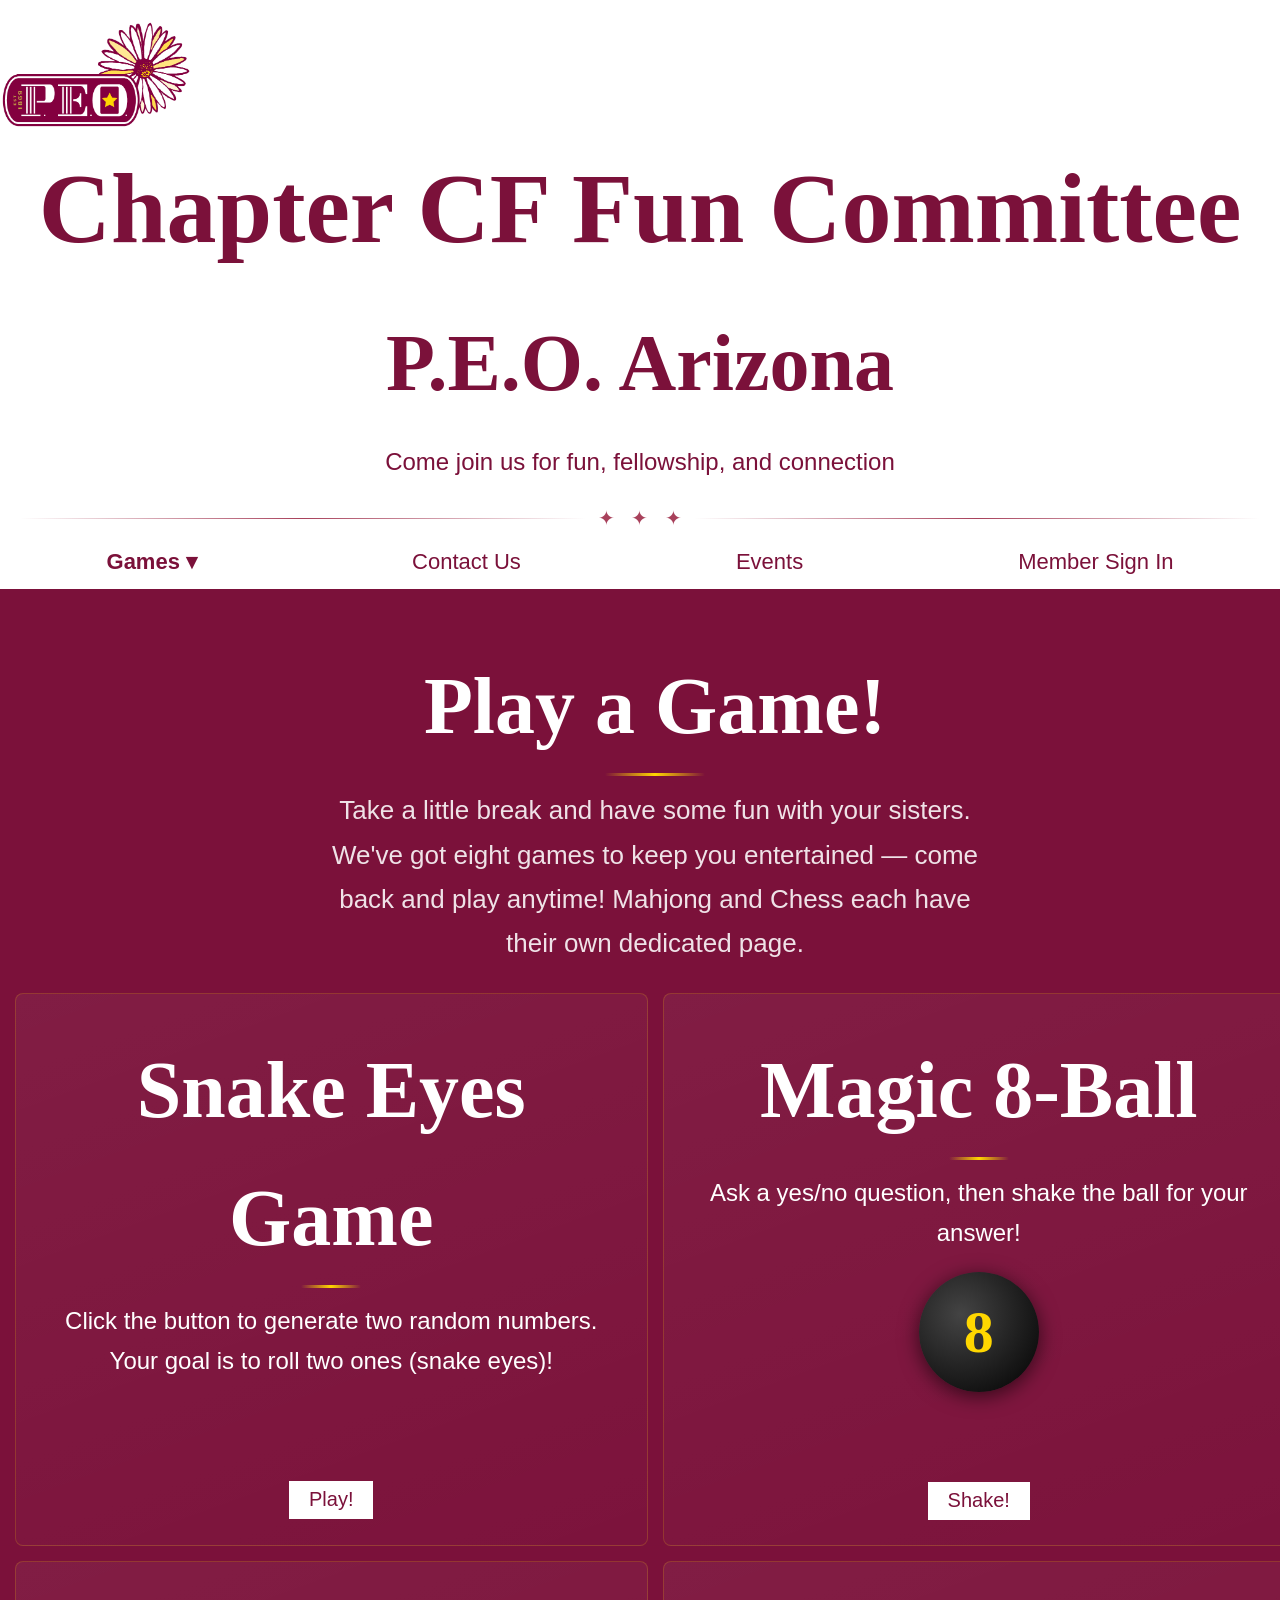
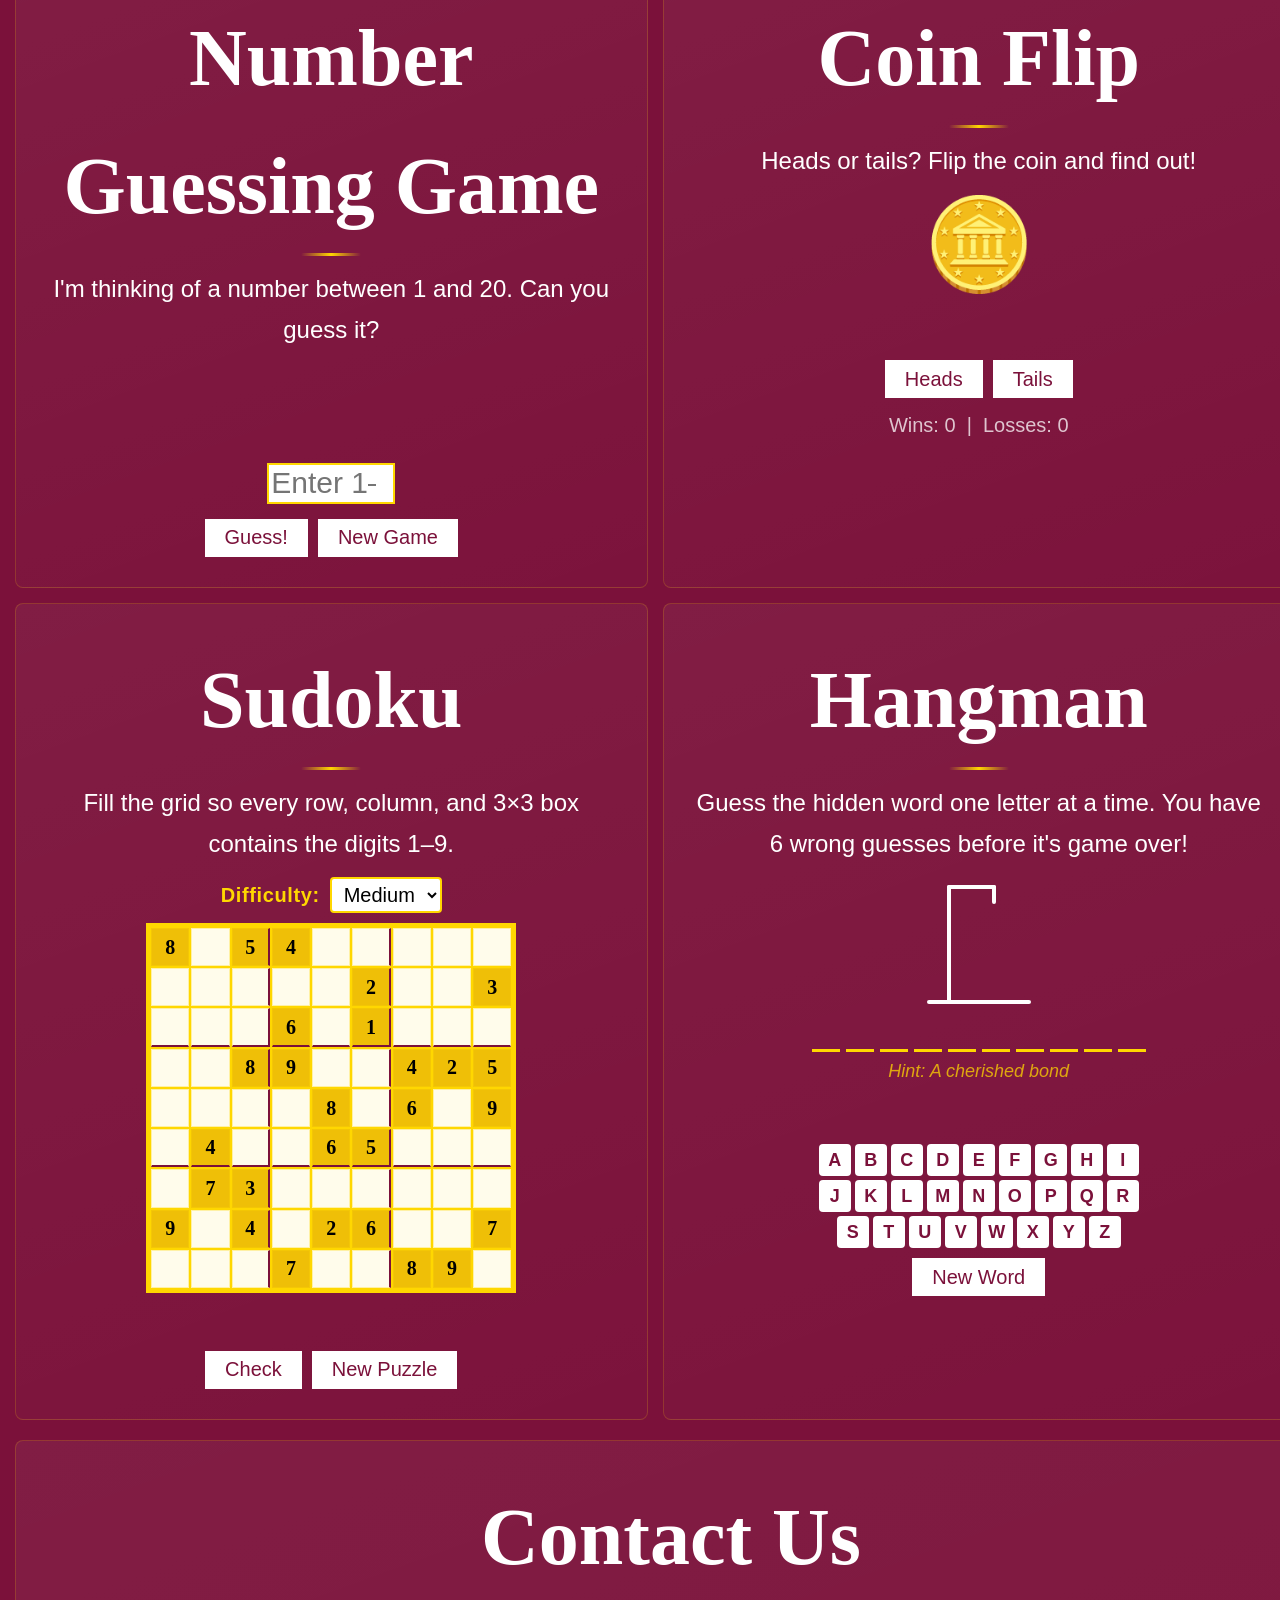
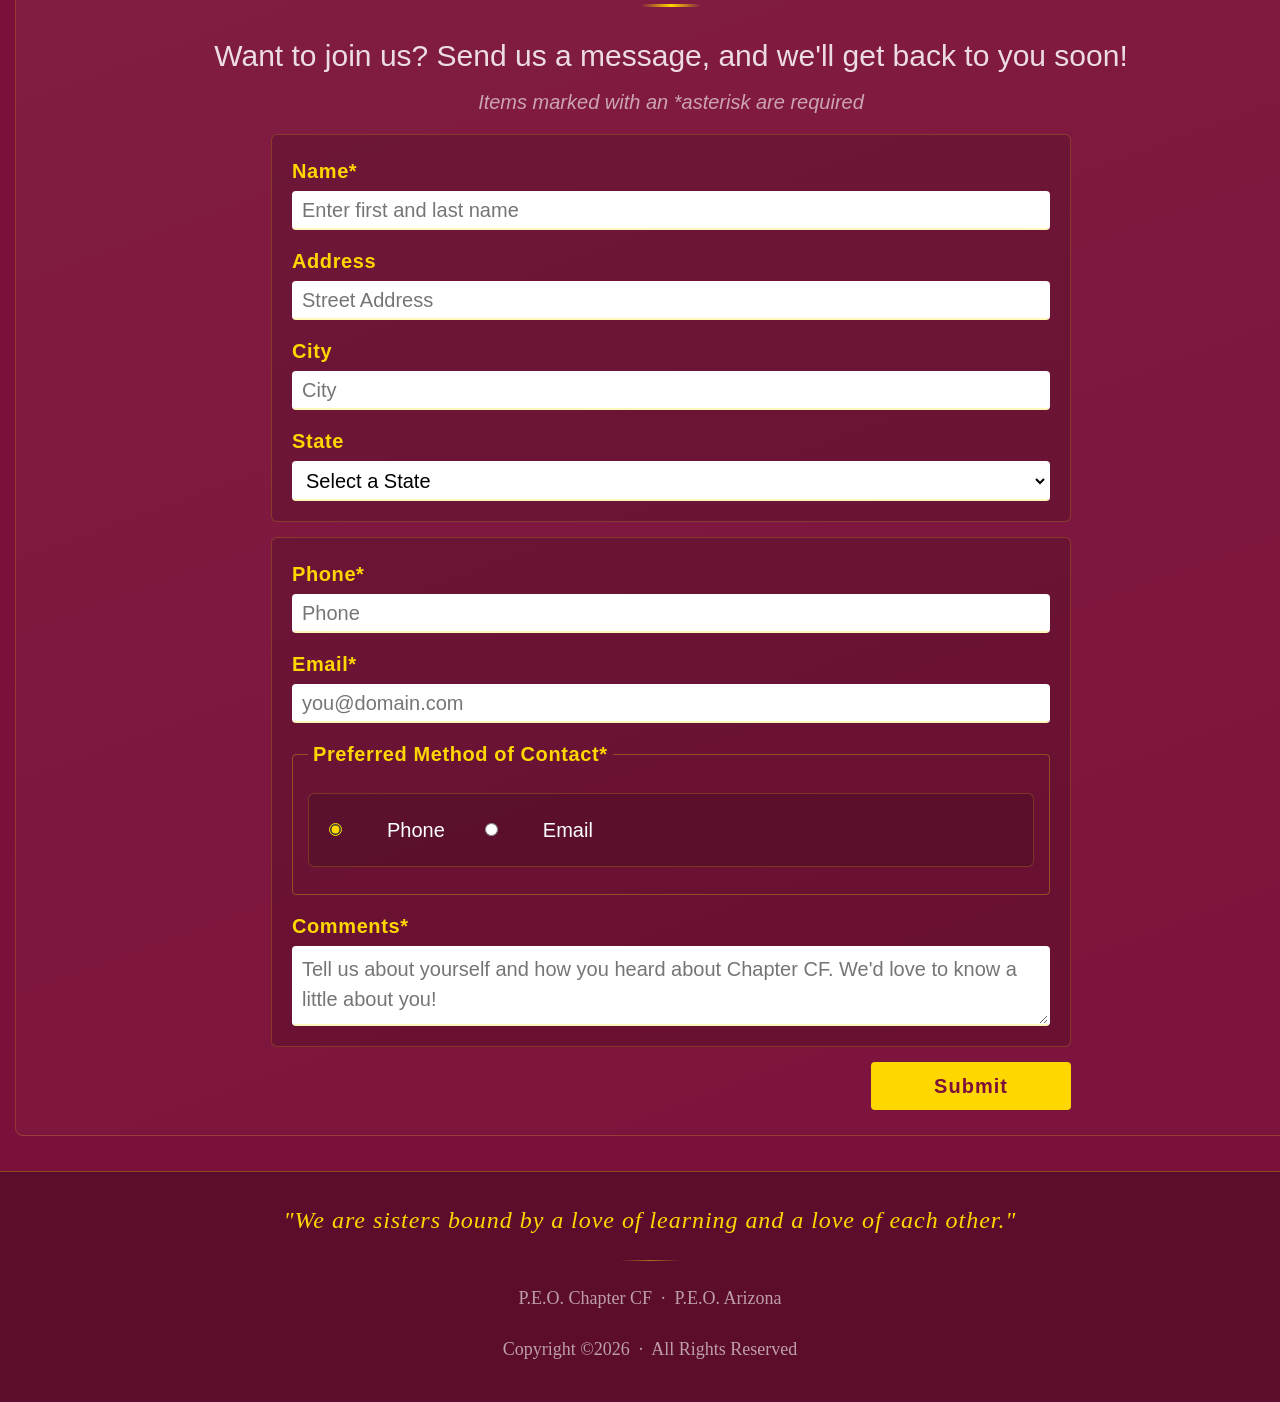
<file: index.html>
<!DOCTYPE html>
<html lang="en">
    <head>
        <meta charset="utf-8">
        <title>P.E.O. Chapter CF Fun Committee</title>
        <link href="styles.css" rel="stylesheet">
        <script src="script.js" defer></script>
        <meta author="Susan Davis"> 
    </head>
    <body>
        <header>
            <img src="Images/P.E.O. Primary Logo - PNG.png" alt="P.E.O. Logo">
            <h1>Chapter CF Fun Committee</h1>
            <h2>P.E.O. Arizona</h2>
            <p>Come join us for fun, fellowship, and connection</p>
            <div class="header-divider" aria-hidden="true">✦ &nbsp; ✦ &nbsp; ✦</div>
            <nav>
                <ul>
                    <li class="nav-dropdown">
                        <a href="#gamesIntro" class="nav-parent">Games ▾</a>
                        <ul class="nav-submenu">
                            <li><a href="#snakeEyes">Snake Eyes</a></li>
                            <li><a href="#magic8">Magic 8-Ball</a></li>
                            <li><a href="#guessing">Number Guess</a></li>
                            <li><a href="#coinFlip">Coin Flip</a></li>
                            <li><a href="#sudoku">Sudoku</a></li>
                            <li><a href="mahjong.html">Mahjong</a></li>
                            <li><a href="chess.html">Chess</a></li>
                            <li><a href="#hangman">Hangman</a></li>
                        </ul>
                    </li>
                    <li><a href="#contact">Contact Us</a></li>
                    <li><a href="events.html">Events</a></li>
                    <li><a href="members.html">Member Sign In</a></li> 
                </ul>
            </nav>
        </header>
        <main>
            <section id="gamesIntro">
                <h2>Play a Game!</h2>
                <p>Take a little break and have some fun with your sisters. We've got eight games to keep you entertained — come back and play anytime! Mahjong and Chess each have their own dedicated page.</p>
            </section>
            <div class="games-grid">
             <section id="snakeEyes">
		        <h2>Snake Eyes Game</h2>
		        <p>Click the button to generate two random numbers. Your goal is to roll two ones (snake eyes)!</p>
		        <span id="random1"></span>
		        <span id="random2"></span>
		        <p id="snakeEyesMsg"></p>
		        <button id="gamePlay">Play!</button>
	        </section>
            <!-- Magic 8-Ball -->
            <section id="magic8">
                <h2>Magic 8-Ball</h2>
                <p>Ask a yes/no question, then shake the ball for your answer!</p>
                <div id="eightBall">8</div>
                <p id="eightBallAnswer"></p>
                <button id="shakeBtn">Shake!</button>
            </section>

            <!-- Number Guessing Game -->
            <section id="guessing">
                <h2>Number Guessing Game</h2>
                <p>I'm thinking of a number between 1 and 20. Can you guess it?</p>
                <p id="guessResult">&nbsp;</p>
                <p id="guessCount">&nbsp;</p>
                <input type="number" id="guessInput" min="1" max="20" placeholder="Enter 1–20">
                <div class="game-btns">
                    <button id="guessBtn">Guess!</button>
                    <button id="resetGuess">New Game</button>
                </div>
            </section>

            <!-- Coin Flip -->
            <section id="coinFlip">
                <h2>Coin Flip</h2>
                <p>Heads or tails? Flip the coin and find out!</p>
                <div id="coin" class="coin-idle">🪙</div>
                <p id="coinResult">&nbsp;</p>
                <div class="game-btns">
                    <button id="headsBtn">Heads</button>
                    <button id="tailsBtn">Tails</button>
                </div>
                <p id="coinScore">Wins: 0 &nbsp;|&nbsp; Losses: 0</p>
            </section>

            <!-- Sudoku -->
            <section id="sudoku">
                <h2>Sudoku</h2>
                <p>Fill the grid so every row, column, and 3×3 box contains the digits 1–9.</p>
                <div id="sudokuControls">
                    <label for="sudokuDiff">Difficulty:</label>
                    <select id="sudokuDiff">
                        <option value="easy">Easy</option>
                        <option value="medium" selected>Medium</option>
                        <option value="hard">Hard</option>
                    </select>
                </div>
                <div id="sudokuGrid"></div>
                <p id="sudokuMsg">&nbsp;</p>
                <div class="game-btns">
                    <button id="sudokuCheck">Check</button>
                    <button id="sudokuNew">New Puzzle</button>
                </div>
            </section>

            <!-- Hangman -->
            <section id="hangman">
                <h2>Hangman</h2>
                <p>Guess the hidden word one letter at a time. You have 6 wrong guesses before it's game over!</p>
                <div id="hangmanDrawing">
                    <svg id="hangmanSvg" viewBox="0 0 120 130" xmlns="http://www.w3.org/2000/svg">
                        <!-- Gallows (always visible) -->
                        <line x1="10" y1="125" x2="110" y2="125" stroke="currentColor" stroke-width="4" stroke-linecap="round"/>
                        <line x1="30" y1="125" x2="30" y2="10"  stroke="currentColor" stroke-width="4" stroke-linecap="round"/>
                        <line x1="30" y1="10"  x2="75" y2="10"  stroke="currentColor" stroke-width="4" stroke-linecap="round"/>
                        <line x1="75" y1="10"  x2="75" y2="25"  stroke="currentColor" stroke-width="4" stroke-linecap="round"/>
                        <!-- Body parts (hidden by default) -->
                        <circle id="hm-head" cx="75" cy="35" r="10" stroke="currentColor" stroke-width="3" fill="none" class="hm-part" style="display:none"/>
                        <line id="hm-body"   x1="75" y1="45" x2="75" y2="80" stroke="currentColor" stroke-width="3" stroke-linecap="round" class="hm-part" style="display:none"/>
                        <line id="hm-larm"   x1="75" y1="55" x2="55" y2="70" stroke="currentColor" stroke-width="3" stroke-linecap="round" class="hm-part" style="display:none"/>
                        <line id="hm-rarm"   x1="75" y1="55" x2="95" y2="70" stroke="currentColor" stroke-width="3" stroke-linecap="round" class="hm-part" style="display:none"/>
                        <line id="hm-lleg"   x1="75" y1="80" x2="55" y2="105" stroke="currentColor" stroke-width="3" stroke-linecap="round" class="hm-part" style="display:none"/>
                        <line id="hm-rleg"   x1="75" y1="80" x2="95" y2="105" stroke="currentColor" stroke-width="3" stroke-linecap="round" class="hm-part" style="display:none"/>
                    </svg>
                </div>
                <div id="hangmanWord"></div>
                <div id="hangmanHint"></div>
                <p id="hangmanMsg">&nbsp;</p>
                <div id="hangmanKeyboard"></div>
                <button id="hangmanNew">New Word</button>
            </section>
            </div>
            <section id="contact">
                <h2>Contact Us</h2>
                <h3>Want to join us? Send us a message, and we'll get back to you soon!</h3>
                    <p>Items marked with an *asterisk are required</p>

                <div id="formSuccess" hidden style="text-align:center; padding: 2rem;">
                    <p style="font-size:3rem; color: var(--gold);">✦ Thank You! ✦</p>
                    <p>Your message has been sent. We look forward to connecting with you soon, sister!</p>
                </div>
                <form method="post" action="https://wp.zybooks.com/form-viewer.php" id="contactForm">
                    <div>
                        <label for="myName">Name*</label>
                        <input type="text" name="myName" id="myName" required placeholder="Enter first and last name">
                        
                        <label for="myAddress">Address</label>
                        <input type="text" name="myAddress" id="myAddress" placeholder="Street Address">
                        
                        <label for="myCity">City</label>
                        <input type="text" name="myCity" id="myCity" placeholder="City">
                        
                        <label for="myState">State</label> 
                        <select size="1" name="myState" id="myState">
                            <option value="" selected="selected">Select a State</option>
                            <option value="AL">Alabama</option>
                            <option value="AK">Alaska</option>
                            <option value="AZ">Arizona</option>
                            <option value="AR">Arkansas</option>
                            <option value="CA">California</option>
                            <option value="CO">Colorado</option>
                            <option value="CT">Connecticut</option>
                            <option value="DE">Delaware</option>
                            <option value="DC">District Of Columbia</option>
                            <option value="FL">Florida</option>
                            <option value="GA">Georgia</option>
                            <option value="HI">Hawaii</option>
                            <option value="ID">Idaho</option>
                            <option value="IL">Illinois</option>
                            <option value="IN">Indiana</option>
                            <option value="IA">Iowa</option>
                            <option value="KS">Kansas</option>
                            <option value="KY">Kentucky</option>
                            <option value="LA">Louisiana</option>
                            <option value="ME">Maine</option>
                            <option value="MD">Maryland</option>
                            <option value="MA">Massachusetts</option>
                            <option value="MI">Michigan</option>
                            <option value="MN">Minnesota</option>
                            <option value="MS">Mississippi</option>
                            <option value="MO">Missouri</option>
                            <option value="MT">Montana</option>
                            <option value="NE">Nebraska</option>
                            <option value="NV">Nevada</option>
                            <option value="NH">New Hampshire</option>
                            <option value="NJ">New Jersey</option>
                            <option value="NM">New Mexico</option>
                            <option value="NY">New York</option>
                            <option value="NC">North Carolina</option>
                            <option value="ND">North Dakota</option>
                            <option value="OH">Ohio</option>
                            <option value="OK">Oklahoma</option>
                            <option value="OR">Oregon</option>
                            <option value="PA">Pennsylvania</option>
                            <option value="RI">Rhode Island</option>
                            <option value="SC">South Carolina</option>
                            <option value="SD">South Dakota</option>
                            <option value="TN">Tennessee</option>
                            <option value="TX">Texas</option>
                            <option value="UT">Utah</option>
                            <option value="VT">Vermont</option>
                            <option value="VA">Virginia</option>
                            <option value="WA">Washington</option>
                            <option value="WV">West Virginia</option>
                            <option value="WI">Wisconsin</option>
                            <option value="WY">Wyoming</option>
                        </select>
                    </div>

                    <div>
                        <label for="myPhone">Phone*</label>
                        <input type="tel" name="myPhone" id="myPhone" required placeholder="Phone">
                        
                        <label for="myEmail">Email*</label>
                        <input type="email" name="myEmail" id="myEmail" required placeholder="you@domain.com">
                        
                        <fieldset>
                            <legend>Preferred Method of Contact*</legend>
                            <div class="radio-group">
                                <input type="radio" name="prefContact" id="prefPhone" value="Phone" required checked>
                                <label for="prefPhone">Phone</label>
                                <input type="radio" name="prefContact" id="prefEmail" value="Email">
                                <label for="prefEmail">Email</label>
                            </div>
                        </fieldset>
                       
                        <label for="myComments" id="commentsArea">Comments*</label>
                        <textarea name="myComments" id="myComments" required placeholder="Tell us about yourself and how you heard about Chapter CF. We'd love to know a little about you!"></textarea>
                    </div>
                    <input type="submit" id="mySubmit" value="Submit">
                </form>
            </section>
        </main>
    </body>
    <footer>
        <p class="footer-motto">"We are sisters bound by a love of learning and a love of each other."</p>
        <hr class="footer-divider" aria-hidden="true">
        <p><span>P.E.O. Chapter CF &nbsp;·&nbsp; P.E.O. Arizona</span></p>
        <p><span>Copyright &copy;2026 &nbsp;·&nbsp; All Rights Reserved</span></p>
    </footer>
</html>
</file>
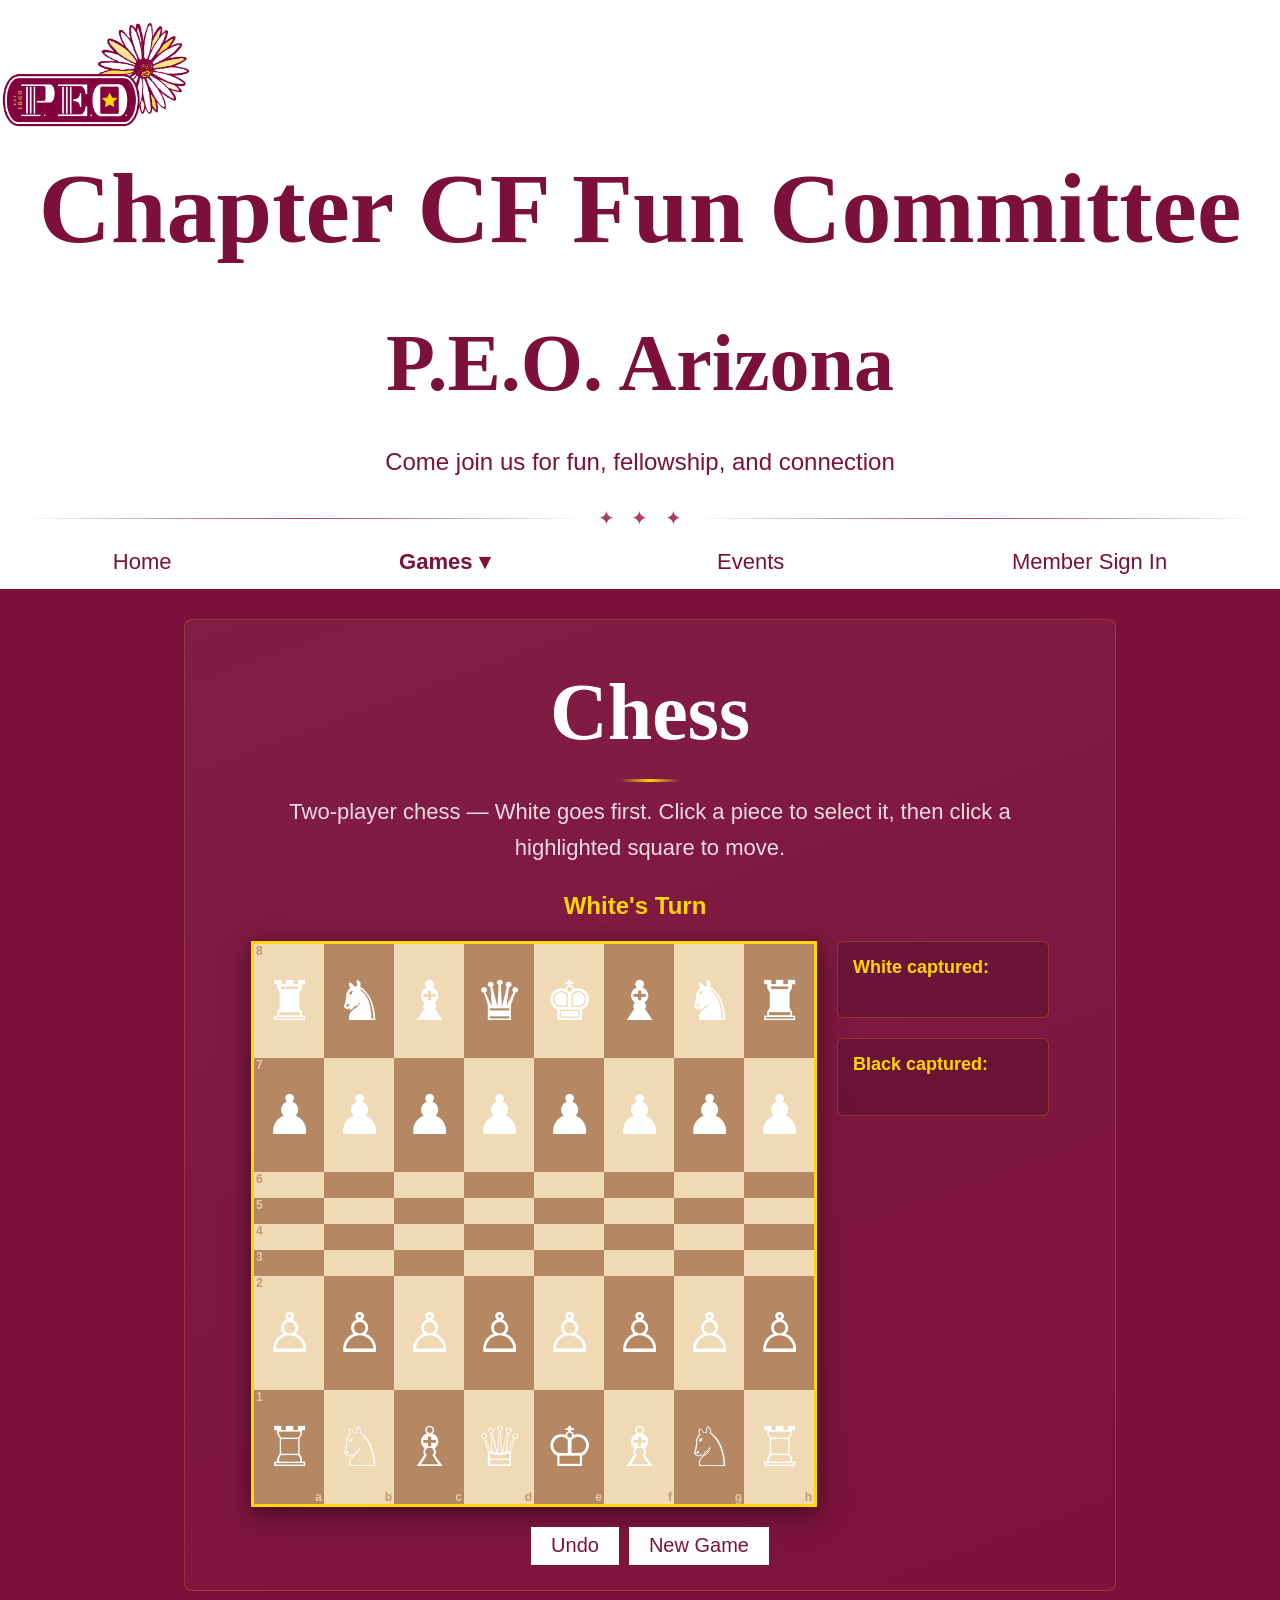
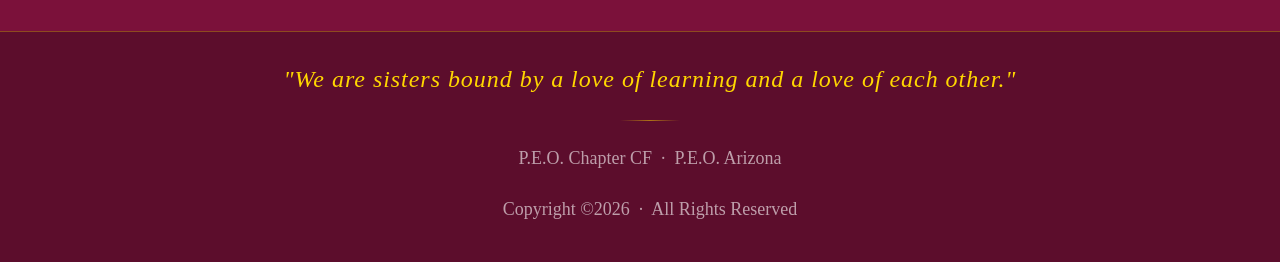
<file: chess.html>
<!DOCTYPE html>
<html lang="en">
    <head>
        <meta charset="utf-8">
        <title>P.E.O. Chapter CF - Chess</title>
        <link href="styles.css" rel="stylesheet">
        <link href="chess.css" rel="stylesheet">
        <meta author="Susan Davis">
    </head>
    <body>
        <header>
            <img src="Images/P.E.O. Primary Logo - PNG.png" alt="P.E.O. Logo">
            <h1>Chapter CF Fun Committee</h1>
            <h2>P.E.O. Arizona</h2>
            <p>Come join us for fun, fellowship, and connection</p>
            <div class="header-divider" aria-hidden="true">✦ &nbsp; ✦ &nbsp; ✦</div>
            <nav>
                <ul>
                    <li><a href="index.html">Home</a></li>
                    <li class="nav-dropdown">
                        <a href="index.html#gamesIntro" class="nav-parent">Games ▾</a>
                        <ul class="nav-submenu">
                            <li><a href="index.html#snakeEyes">Snake Eyes</a></li>
                            <li><a href="index.html#magic8">Magic 8-Ball</a></li>
                            <li><a href="index.html#guessing">Number Guess</a></li>
                            <li><a href="index.html#coinFlip">Coin Flip</a></li>
                            <li><a href="index.html#sudoku">Sudoku</a></li>
                            <li><a href="mahjong.html">Mahjong</a></li>
                            <li><a href="chess.html">Chess</a></li>
                        </ul>
                    </li>
                    <li><a href="events.html">Events</a></li>
                    <li><a href="members.html">Member Sign In</a></li>
                </ul>
            </nav>
        </header>

        <main id="chessMain">
            <section id="chessGame">
                <h2>Chess</h2>
                <p>Two-player chess — White goes first. Click a piece to select it, then click a highlighted square to move.</p>

                <div id="chessInfo">
                    <span id="chessTurn">White's Turn</span>
                    <span id="chessStatus">&nbsp;</span>
                </div>

                <div id="chessLayout">
                    <div id="chessBoardWrap">
                        <div id="chessBoard"></div>
                    </div>
                    <div id="chessCaptured">
                        <div class="captured-group">
                            <p class="captured-label">White captured:</p>
                            <div id="capturedByWhite"></div>
                        </div>
                        <div class="captured-group">
                            <p class="captured-label">Black captured:</p>
                            <div id="capturedByBlack"></div>
                        </div>
                    </div>
                </div>

                <div class="game-btns" style="margin-top:1.5rem;">
                    <button id="chessUndo">Undo</button>
                    <button id="chessReset">New Game</button>
                </div>
            </section>
        </main>

        <footer>
            <p class="footer-motto">"We are sisters bound by a love of learning and a love of each other."</p>
            <hr class="footer-divider" aria-hidden="true">
            <p><span>P.E.O. Chapter CF &nbsp;·&nbsp; P.E.O. Arizona</span></p>
            <p><span>Copyright &copy;2026 &nbsp;·&nbsp; All Rights Reserved</span></p>
        </footer>

        <script src="chess.js" defer></script>
    </body>
</html>
</file>
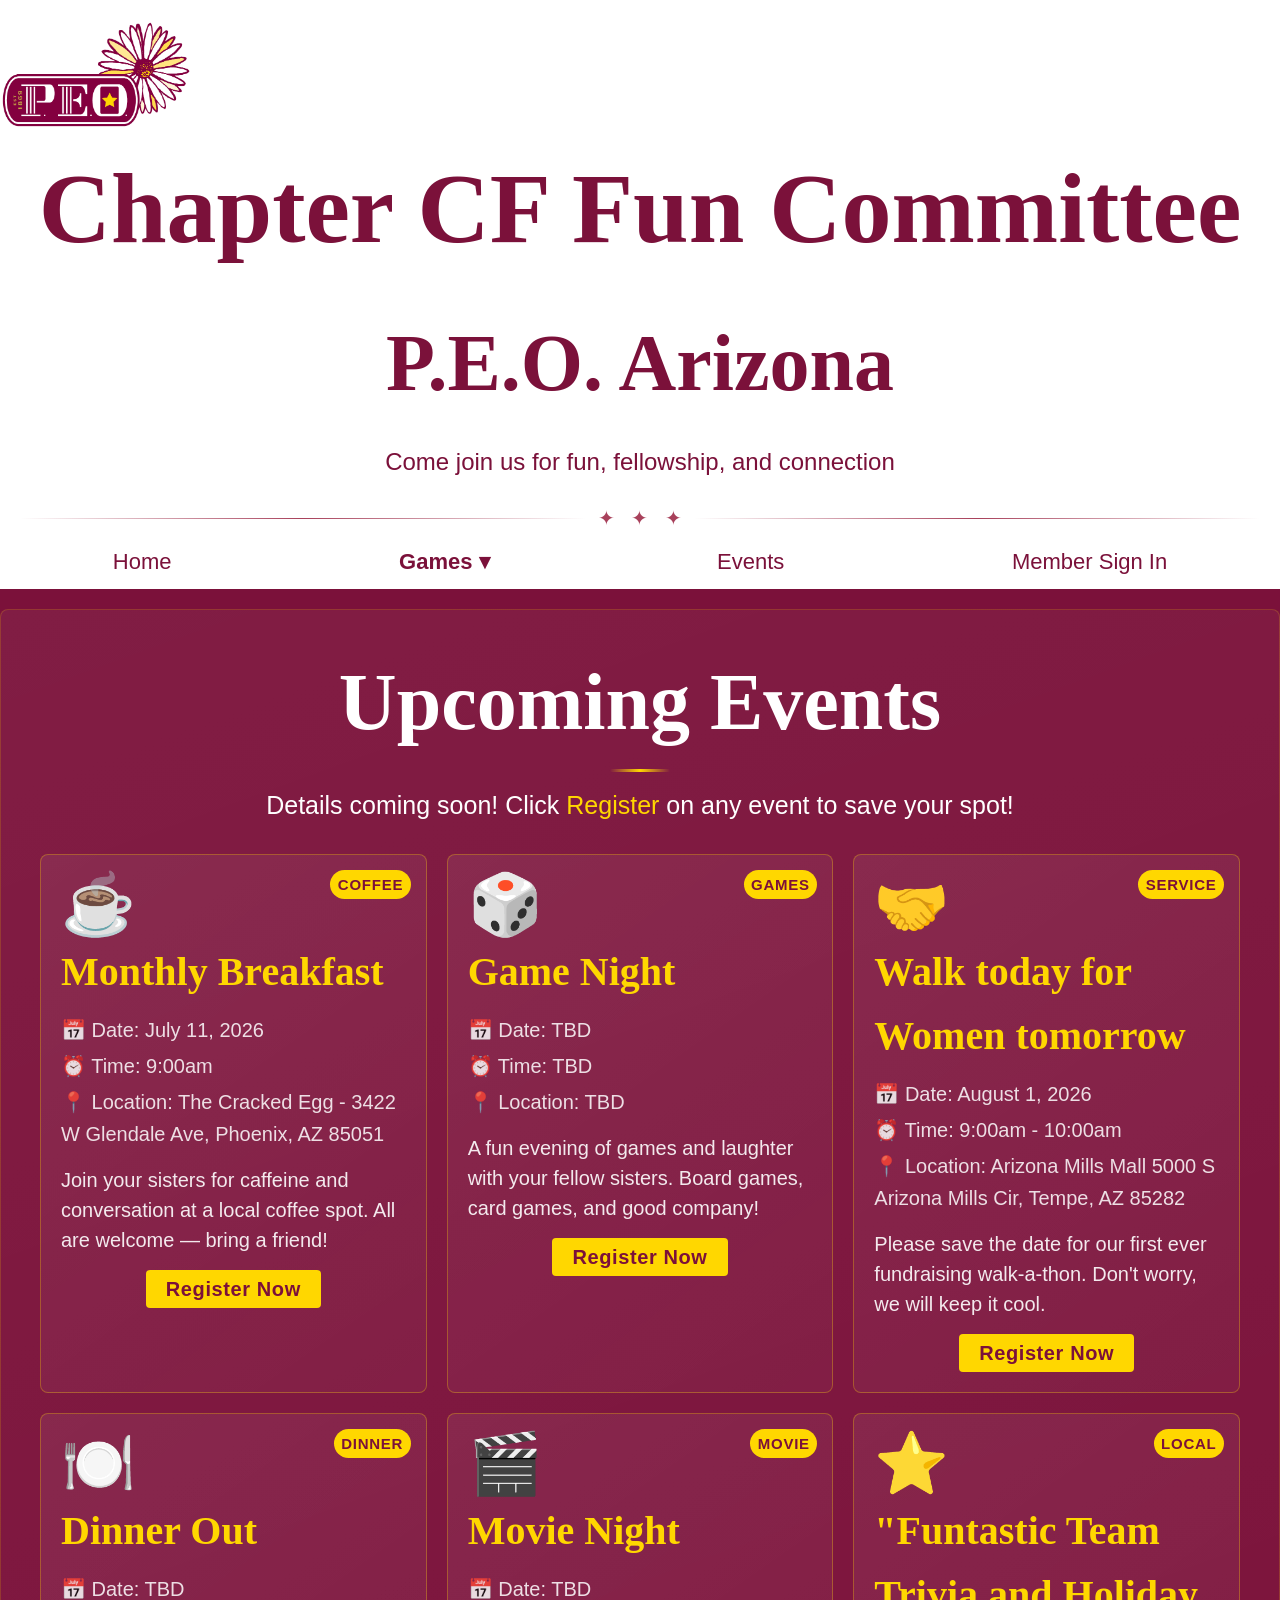
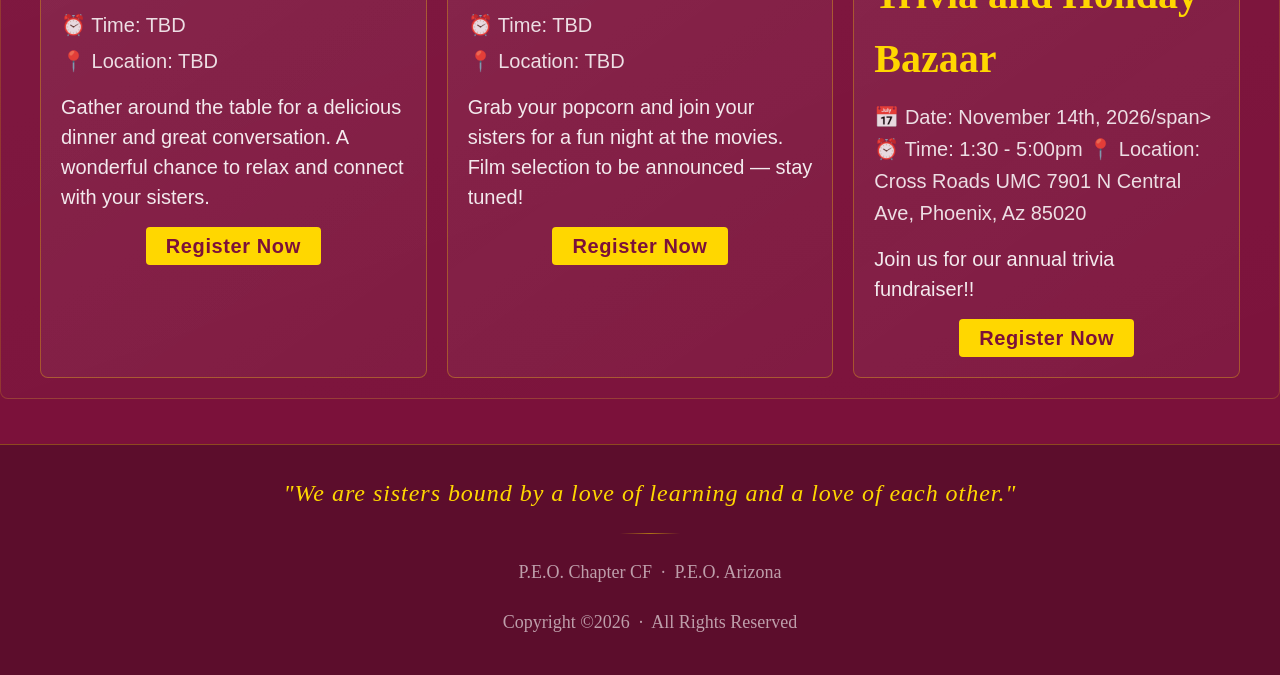
<file: events.html>
<!DOCTYPE html>
<html lang="en">
    <head>
        <meta charset="utf-8">
        <title>P.E.O. Chapter CF - Events</title>
        <link href="styles.css" rel="stylesheet">
        <link href="events.css" rel="stylesheet">
        <meta author="Susan Davis">
    </head>
    <body>
        <header>
            <img src="Images/P.E.O. Primary Logo - PNG.png" alt="P.E.O. Logo">
            <h1>Chapter CF Fun Committee</h1>
            <h2>P.E.O. Arizona</h2>
            <p>Come join us for fun, fellowship, and connection</p>
            <div class="header-divider" aria-hidden="true">✦ &nbsp; ✦ &nbsp; ✦</div>
                        <nav>
                <ul>
                    <li><a href="index.html">Home</a></li>
                    <li class="nav-dropdown">
                        <a href="index.html#gamesIntro" class="nav-parent">Games ▾</a>
                        <ul class="nav-submenu">
                            <li><a href="index.html#snakeEyes">Snake Eyes</a></li>
                            <li><a href="index.html#magic8">Magic 8-Ball</a></li>
                            <li><a href="index.html#guessing">Number Guess</a></li>
                            <li><a href="index.html#coinFlip">Coin Flip</a></li>
                            <li><a href="index.html#sudoku">Sudoku</a></li>
                            <li><a href="mahjong.html">Mahjong</a></li>
                            <li><a href="chess.html">Chess</a></li>
                        </ul>
                    </li>
                    <li><a href="events.html">Events</a></li>
                    <li><a href="members.html">Member Sign In</a></li>
                </ul>
            </nav>
        </header>

        <main id="eventsMain">
            <section id="upcoming">
                <h2>Upcoming Events</h2>
                <p>Details coming soon! Click <strong>Register</strong> on any event to save your spot!</p>

                <div class="events-grid">

                    <!-- Coffee Time -->
                    <article class="event-card" id="evt-coffee">
                        <div class="event-badge">Coffee</div>
                        <div class="event-icon">☕</div>
                        <h3>Monthly Breakfast</h3>
                        <div class="event-meta">
                            <span class="event-date">📅 Date: July 11, 2026</span>
                            <span class="event-time">⏰ Time: 9:00am</span>
                            <span class="event-location">📍 Location: The Cracked Egg - 3422 W Glendale Ave, Phoenix, AZ 85051</span>
                        </div>
                        <p class="event-desc">Join your sisters for caffeine and conversation at a local coffee spot. All are welcome — bring a friend!</p>
                        <button class="register-btn" data-event="Coffee Time">Register Now</button>
                    </article>

                    <!-- Game Night -->
                    <article class="event-card" id="evt-gamenight">
                        <div class="event-badge">Games</div>
                        <div class="event-icon">🎲</div>
                        <h3>Game Night</h3>
                        <div class="event-meta">
                            <span class="event-date">📅 Date: TBD</span>
                            <span class="event-time">⏰ Time: TBD</span>
                            <span class="event-location">📍 Location: TBD</span>
                        </div>
                        <p class="event-desc">A fun evening of games and laughter with your fellow sisters. Board games, card games, and good company!</p>
                        <button class="register-btn" data-event="Game Night">Register Now</button>
                    </article>

                    <!-- Serving Together -->
                    <article class="event-card" id="evt-serving">
                        <div class="event-badge">Service</div>
                        <div class="event-icon">🤝</div>
                        <h3>Walk today for Women tomorrow</h3>
                        <div class="event-meta">
                            <span class="event-date">📅 Date: August 1, 2026</span>
                            <span class="event-time">⏰ Time: 9:00am - 10:00am</span>
                            <span class="event-location">📍 Location: Arizona Mills Mall 5000 S Arizona Mills Cir, Tempe, AZ 85282</span>
                        </div>
                        <p class="event-desc">Please save the date for our first ever fundraising walk-a-thon. Don't worry, we will keep it cool.</p>
                        <button class="register-btn" data-event="Serving with Sisters">Register Now</button>
                    </article>

                    <!-- Dinner -->
                    <article class="event-card" id="evt-dinner">
                        <div class="event-badge">Dinner</div>
                        <div class="event-icon">🍽️</div>
                        <h3>Dinner Out</h3>
                        <div class="event-meta">
                            <span class="event-date">📅 Date: TBD</span>
                            <span class="event-time">⏰ Time: TBD</span>
                            <span class="event-location">📍 Location: TBD</span>
                        </div>
                        <p class="event-desc">Gather around the table for a delicious dinner and great conversation. A wonderful chance to relax and connect with your sisters.</p>
                        <button class="register-btn" data-event="Dinner Out">Register Now</button>
                    </article>

                    <!-- Movie -->
                    <article class="event-card" id="evt-movie">
                        <div class="event-badge">Movie</div>
                        <div class="event-icon">🎬</div>
                        <h3>Movie Night</h3>
                        <div class="event-meta">
                            <span class="event-date">📅 Date: TBD</span>
                            <span class="event-time">⏰ Time: TBD</span>
                            <span class="event-location">📍 Location: TBD</span>
                        </div>
                        <p class="event-desc">Grab your popcorn and join your sisters for a fun night at the movies. Film selection to be announced — stay tuned!</p>
                        <button class="register-btn" data-event="Movie Night">Register Now</button>
                    </article>

                    <!-- Local Events -->
                    <article class="event-card" id="evt-local">
                        <div class="event-badge">Local</div>
                        <div class="event-icon">⭐</div>
                        <h3>"Funtastic Team Trivia and Holiday Bazaar</h3>
                        <div class="event-meta">
                            <span class="event-date">📅 Date: November 14th, 2026/span>
                            <span class="event-time">⏰ Time: 1:30 - 5:00pm</span>
                            <span class="event-location">📍 Location: Cross Roads UMC 7901 N Central Ave, Phoenix, Az 85020</span>
                        </div>
                        <p class="event-desc">Join us for our annual trivia fundraiser!!</p>
                        <button class="register-btn" data-event="Local Events">Register Now</button>
                    </article>

                </div>
            </section>
        </main>

        <!-- Registration Modal -->
        <div id="regModal" class="modal-overlay" aria-hidden="true">
            <div class="modal-box" role="dialog" aria-labelledby="modalTitle">
                <button class="modal-close" id="modalClose" aria-label="Close">&times;</button>
                <h2 id="modalTitle">Register for Event</h2>
                <p id="modalEventName" class="modal-event-name"></p>
                <form id="regForm" method="post" action="https://wp.zybooks.com/form-viewer.php">
                    <label for="regName">Name*</label>
                    <input type="text" id="regName" name="regName" required placeholder="First and last name">

                    <label for="regEmail">Email*</label>
                    <input type="email" id="regEmail" name="regEmail" required placeholder="you@domain.com">

                    <label for="regPhone">Phone</label>
                    <input type="tel" id="regPhone" name="regPhone" placeholder="Phone number">

                    <label for="regGuests">Number of Guests (including yourself)*</label>
                    <select id="regGuests" name="regGuests" required>
                        <option value="1" selected>1 – Just me</option>
                        <option value="2">2</option>
                        <option value="3">3</option>
                        <option value="4">4+</option>
                    </select>

                    <label for="regComments">Special notes or questions</label>
                    <textarea id="regComments" name="regComments" placeholder="Anything we should know?"></textarea>

                    <input type="hidden" id="regEventField" name="regEvent" value="">
                    <input type="submit" value="Complete Registration" id="regSubmit">
                </form>
            </div>
        </div>

        <footer>
            <p class="footer-motto">"We are sisters bound by a love of learning and a love of each other."</p>
            <hr class="footer-divider" aria-hidden="true">
            <p><span>P.E.O. Chapter CF &nbsp;·&nbsp; P.E.O. Arizona</span></p>
            <p><span>Copyright &copy;2026 &nbsp;·&nbsp; All Rights Reserved</span></p>
        </footer>

        <script src="events.js" defer></script>
    </body>
</html>
</file>
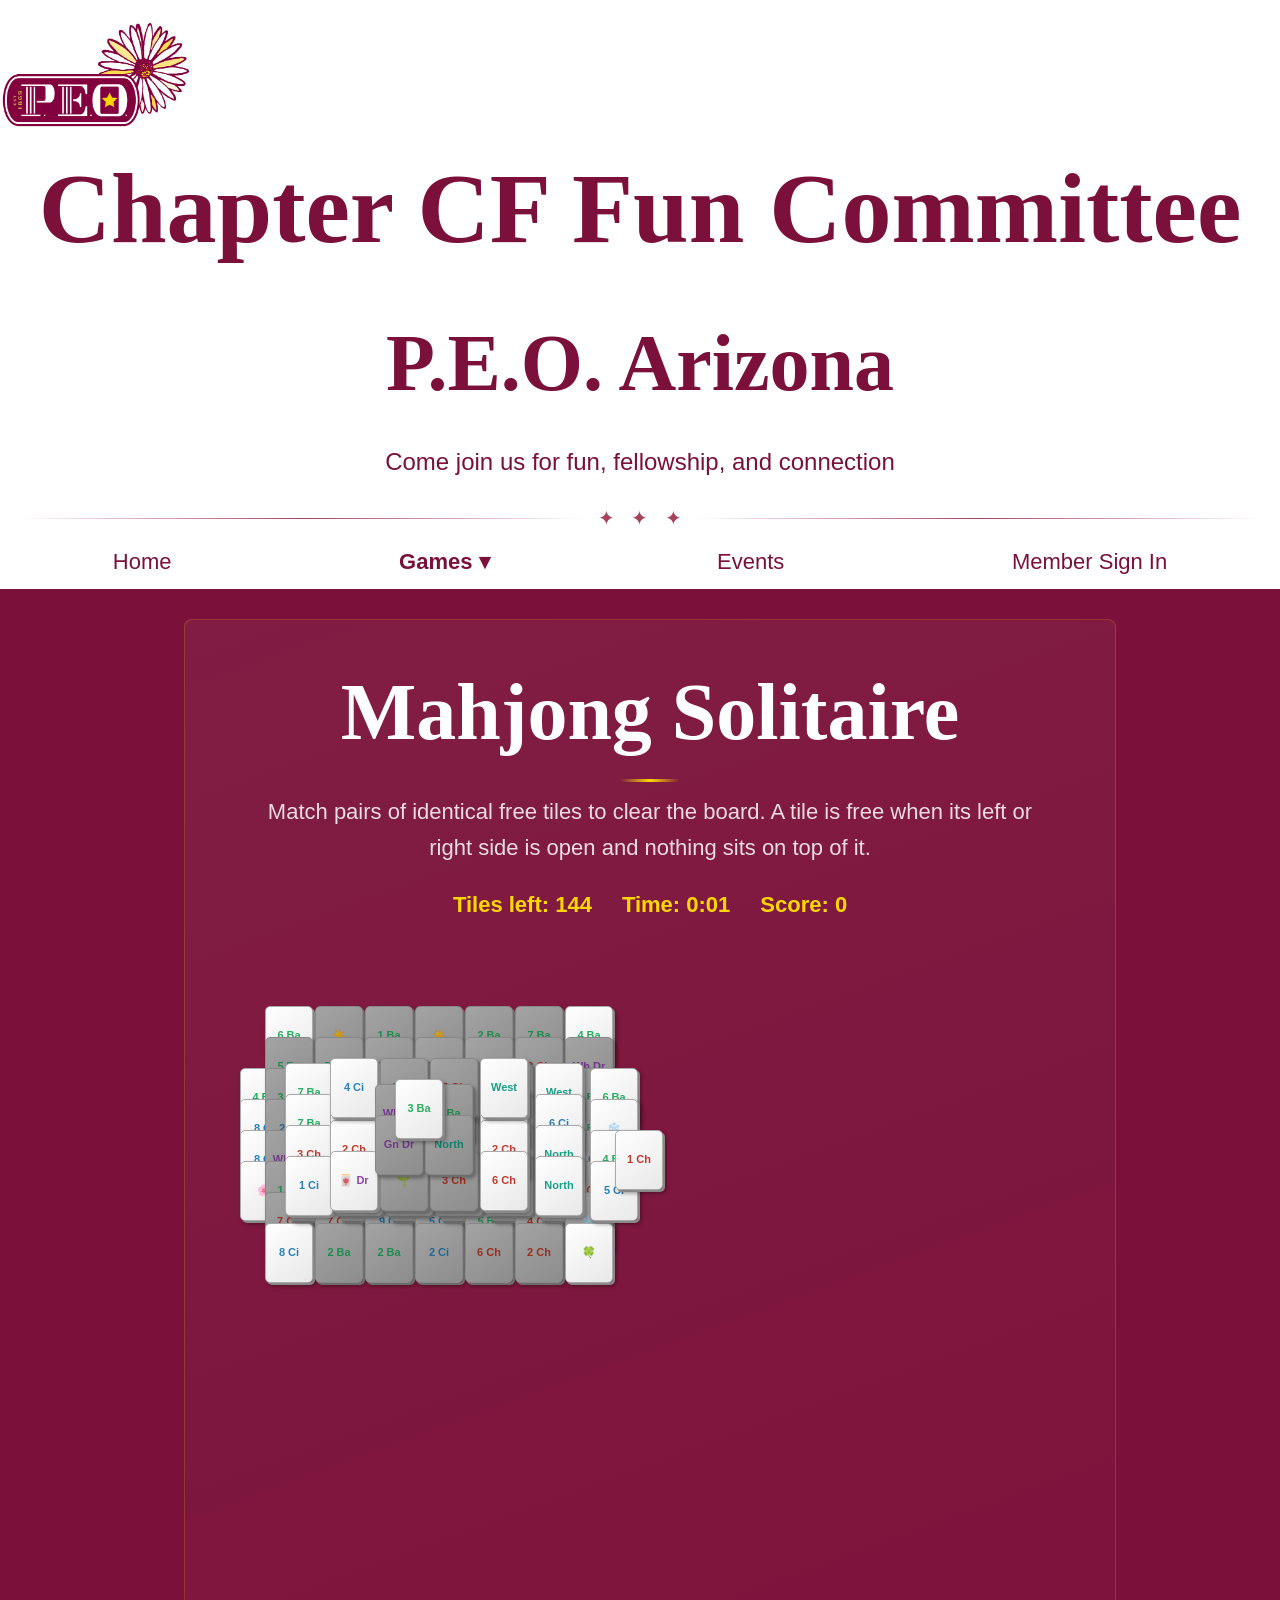
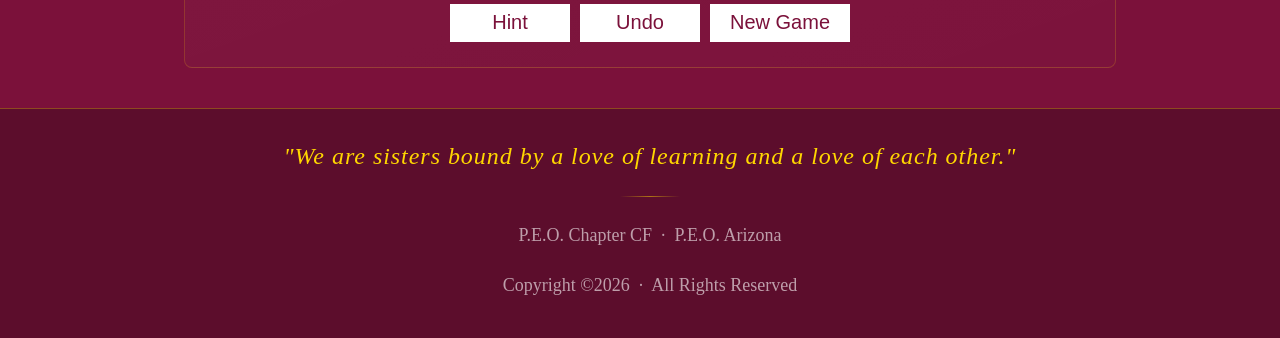
<file: mahjong.html>
<!DOCTYPE html>
<html lang="en">
    <head>
        <meta charset="utf-8">
        <title>P.E.O. Chapter CF - Mahjong Solitaire</title>
        <link href="styles.css" rel="stylesheet">
        <link href="mahjong.css" rel="stylesheet">
        <meta author="Susan Davis">
    </head>
    <body>
        <header>
            <img src="Images/P.E.O. Primary Logo - PNG.png" alt="P.E.O. Logo">
            <h1>Chapter CF Fun Committee</h1>
            <h2>P.E.O. Arizona</h2>
            <p>Come join us for fun, fellowship, and connection</p>
            <div class="header-divider" aria-hidden="true">✦ &nbsp; ✦ &nbsp; ✦</div>
                        <nav>
                <ul>
                    <li><a href="index.html">Home</a></li>
                    <li class="nav-dropdown">
                        <a href="index.html#gamesIntro" class="nav-parent">Games ▾</a>
                        <ul class="nav-submenu">
                            <li><a href="index.html#snakeEyes">Snake Eyes</a></li>
                            <li><a href="index.html#magic8">Magic 8-Ball</a></li>
                            <li><a href="index.html#guessing">Number Guess</a></li>
                            <li><a href="index.html#coinFlip">Coin Flip</a></li>
                            <li><a href="index.html#sudoku">Sudoku</a></li>
                            <li><a href="mahjong.html">Mahjong</a></li>
                            <li><a href="chess.html">Chess</a></li>
                        </ul>
                    </li>
                    <li><a href="events.html">Events</a></li>
                    <li><a href="members.html">Member Sign In</a></li>
                </ul>
            </nav>
        </header>

        <main id="mahjongMain">
            <section id="mahjongGame">
                <h2>Mahjong Solitaire</h2>
                <p>Match pairs of identical free tiles to clear the board. A tile is free when its left or right side is open and nothing sits on top of it.</p>

                <div id="mahjongInfo">
                    <span id="tilesLeft">Tiles left: 144</span>
                    <span id="mahjongTimer">Time: 0:00</span>
                    <span id="mahjongScore">Score: 0</span>
                </div>

                <div id="mahjongMsg"></div>

                <div id="mahjongBoardWrap"></div>

                <div class="game-btns" style="margin-top:1.5rem;">
                    <button id="mahjongHint">Hint</button>
                    <button id="mahjongUndo">Undo</button>
                    <button id="mahjongNew">New Game</button>
                </div>
            </section>
        </main>

        <footer>
            <p class="footer-motto">"We are sisters bound by a love of learning and a love of each other."</p>
            <hr class="footer-divider" aria-hidden="true">
            <p><span>P.E.O. Chapter CF &nbsp;·&nbsp; P.E.O. Arizona</span></p>
            <p><span>Copyright &copy;2026 &nbsp;·&nbsp; All Rights Reserved</span></p>
        </footer>

        <script src="mahjong.js" defer></script>
    </body>
</html>
</file>
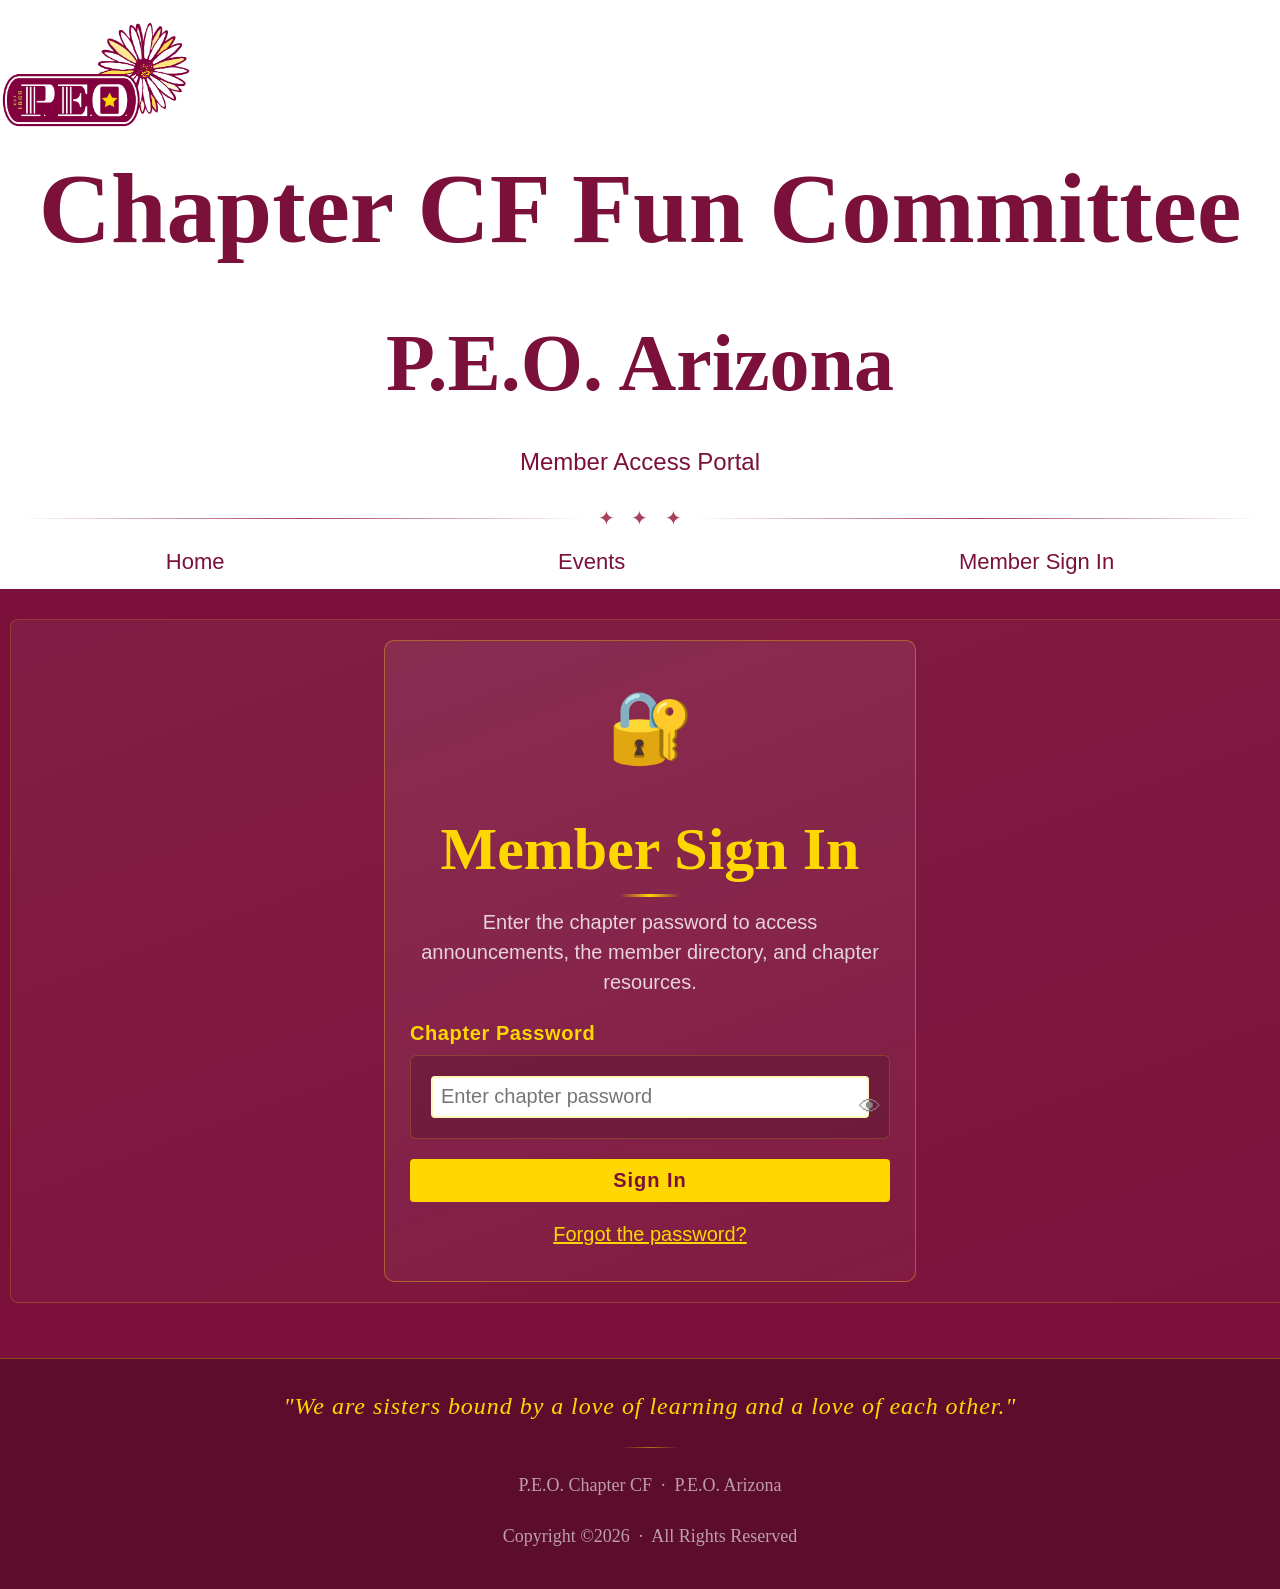
<file: members.html>
<!DOCTYPE html>
<html lang="en">
    <head>
        <meta charset="utf-8">
        <title>P.E.O. Chapter CF - Member Sign In</title>
        <link href="styles.css" rel="stylesheet">
        <link href="members.css" rel="stylesheet">
        <meta author="Susan Davis">
    </head>
    <body>
        <header>
            <img src="Images/P.E.O. Primary Logo - PNG.png" alt="P.E.O. Logo">
            <h1>Chapter CF Fun Committee</h1>
            <h2>P.E.O. Arizona</h2>
            <p>Member Access Portal</p>
            <div class="header-divider" aria-hidden="true">✦ &nbsp; ✦ &nbsp; ✦</div>
            <nav>
                <ul>
                    <li><a href="index.html">Home</a></li>
                    <li><a href="events.html">Events</a></li>
                    <li><a href="#memberArea">Member Sign In</a></li>
                </ul>
            </nav>
        </header>

        <main id="membersMain">

            <!-- Sign In Panel -->
            <section id="memberArea" class="signin-section" aria-label="Member Sign In">
                <div class="signin-card">
                    <div class="signin-icon">🔐</div>
                    <h2>Member Sign In</h2>
                    <p class="signin-sub">Enter the chapter password to access announcements, the member directory, and chapter resources.</p>

                    <div id="loginError" class="login-error" aria-live="polite" hidden>
                        Incorrect password. Please try again.
                    </div>

                    <form id="signInForm" novalidate>
                        <label for="password">Chapter Password</label>
                        <div class="pw-wrap">
                            <input type="password" id="password" name="password" required placeholder="Enter chapter password" autocomplete="current-password">
                            <button type="button" id="togglePw" aria-label="Show password">👁</button>
                        </div>
                        <input type="submit" id="signInBtn" value="Sign In">
                    </form>

                    <p class="forgot-link"><a href="#" onclick="showForgotMsg(); return false;">Forgot the password?</a></p>
                    <p id="forgotMsg" class="forgot-msg" hidden>Please contact your chapter secretary to get the current password.</p>
                </div>
            </section>

            <!-- Dashboard is built and injected here by members.js only after correct password -->
            <div id="dashboardContainer"></div>

        </main>

        <footer>
            <p class="footer-motto">"We are sisters bound by a love of learning and a love of each other."</p>
            <hr class="footer-divider" aria-hidden="true">
            <p><span>P.E.O. Chapter CF &nbsp;·&nbsp; P.E.O. Arizona</span></p>
            <p><span>Copyright &copy;2026 &nbsp;·&nbsp; All Rights Reserved</span></p>
        </footer>

        <script src="members.js" defer></script>
    </body>
</html>
</file>
<file: styles.css>
/* http://meyerweb.com/eric/tools/css/reset/ 
   v2.0 | 20110126
   License: none (public domain)
*/

html, body, div, span, applet, object, iframe,
h1, h2, h3, h4, h5, h6, p, blockquote, pre,
a, abbr, acronym, address, big, cite, code,
del, dfn, em, img, ins, kbd, q, s, samp,
small, strike, strong, sub, sup, tt, var,
b, u, i, center,
dl, dt, dd, ol, ul, li,
fieldset, form, label, legend,
table, caption, tbody, tfoot, thead, tr, th, td,
article, aside, canvas, details, embed, 
figure, figcaption, footer, header, hgroup, 
menu, nav, output, ruby, section, summary,
time, mark, audio, video {
	margin: 0;
	padding: 0;
	border: 0;
	font-size: 100%;
	font: inherit;
	vertical-align: baseline;
}
/* HTML5 display-role reset for older browsers */
article, aside, details, figcaption, figure, 
footer, header, hgroup, menu, nav, section {
	display: block;
}
body {
	line-height: 1;
}
ol, ul {
	list-style: none;
}
blockquote, q {
	quotes: none;
}
blockquote:before, blockquote:after,
q:before, q:after {
	content: '';
	content: none;
}
table {
	border-collapse: collapse;
	border-spacing: 0;
}
body {
    line-height: 1;
}
ol, ul {
    list-style: none;
}
blockquote, q {
    quotes: none;
}
blockquote:before, blockquote:after,
q:before, q:after {
    content: '';
    content: none;
}
table {
    border-collapse: collapse;
    border-spacing: 0;
}

/*---------- CUSTOM CSS STYLES ----------*/
:root {
    font-size: 10px;
    --header-fonts: 'Georgia', 'Times New Roman', serif;
    --body-fonts: 'Arial', sans-serif;
    --burgundy: #7B113A;
    --gold: #FFD700;
    --lt-burgundy: #A8415B;
    --yellow: #FFF8BA;
    --black: #000000;
    --white: #ffffff;
}

/*---------- SMALL SCREEN / GLOBAL STYLES ----------*/

body {
    font-family: var(--body-fonts);
    background-color: light-dark(var(--burgundy), var(--black));
    color: light-dark(var(--white), var(--lt-burgundy));
    box-sizing: border-box;
    text-align: center;
    line-height: 1.6;
}

header {
    background-color: var(--white);
    color: var(--burgundy);
    padding: 2rem 0 0 0;
}

/* Decorative divider between tagline and nav */
.header-divider {
    display: flex;
    align-items: center;
    justify-content: center;
    gap: 1.2rem;
    margin: 1.2rem auto 0 auto;
    padding: 0 2rem;
    color: var(--lt-burgundy);
    font-size: 2rem;
}

.header-divider::before,
.header-divider::after {
    content: '';
    flex: 1;
    height: 1px;
    background: linear-gradient(to right, transparent, var(--lt-burgundy), transparent);
}

/* Gold underline accent on section headings inside main */
main section h2 {
    position: relative;
    display: inline-block;
    padding-bottom: 0.6rem;
    margin-bottom: 0.5rem;
}

main section h2::after {
    content: '';
    position: absolute;
    bottom: 0;
    left: 50%;
    transform: translateX(-50%);
    width: 6rem;
    height: 3px;
    background: linear-gradient(to right, transparent, var(--gold), transparent);
    border-radius: 2px;
}

main, footer{
    padding: 1rem;
    width: calc(100% - 2rem);
}

h1, h2, h3{
    font-family: var(--header-fonts);
    font-weight: bold;
    text-align: center;
    padding: 0 1rem;
}

h1 {
    font-size: 10rem;
    margin: 0 0 1rem 0;
}

h2{
    font-size: 8rem;
    margin: 0.75rem 0.25rem;
}

h3{
    font-size: 5rem;
    margin: 2rem 0.25rem 1rem 0.25rem;
}

nav {
    width: 100%;
    margin: 0 auto;
    border-top: 1px solid var(--lt-burgundy);
}

nav > ul {
    display: flex;
    flex-wrap: wrap;
    justify-content: center;
    width: 100%;
    padding: 4px 0;
    gap: 2px;
    list-style: none;
}

nav > ul > li {
    flex: 1 1 auto;
    min-width: 10rem;
    position: relative;
}

/* Dropdown trigger */
.nav-dropdown > .nav-parent {
    display: block;
    color: var(--burgundy);
    padding: 0.6rem 0.4rem;
    font-size: 2.2rem;
    font-weight: bold;
    border-radius: 3px;
    cursor: pointer;
    transition: background-color 0.18s, color 0.18s;
}

.nav-dropdown:hover > .nav-parent,
.nav-dropdown:focus-within > .nav-parent {
    background-color: var(--burgundy);
    color: var(--gold);
}

/* Submenu */
.nav-submenu {
    display: none;
    position: absolute;
    top: 100%;
    left: 50%;
    transform: translateX(-50%);
    background-color: var(--white);
    border: 1px solid rgba(123,17,58,0.3);
    border-radius: 6px;
    box-shadow: 0 6px 20px rgba(0,0,0,0.25);
    min-width: 16rem;
    z-index: 100;
    list-style: none;
    padding: 0.4rem 0;
}

.nav-dropdown:hover .nav-submenu,
.nav-dropdown:focus-within .nav-submenu {
    display: block;
}

.nav-submenu li a {
    display: block;
    color: var(--burgundy);
    font-size: 2rem;
    padding: 0.6rem 1.4rem;
    text-align: left;
    border-radius: 0;
    white-space: nowrap;
    transition: background-color 0.15s, color 0.15s;
}

.nav-submenu li a:hover,
.nav-submenu li a:focus {
    background-color: var(--burgundy);
    color: var(--gold);
}

.nav-submenu li:first-child a { border-radius: 6px 6px 0 0; }
.nav-submenu li:last-child  a { border-radius: 0 0 6px 6px; }


a{
    font-family: var(--body-fonts);
    font-size:  2rem;
    text-align: center;
    text-decoration: none;
}

nav a {
    display: block;
    color: var(--burgundy);
    padding: 0.6rem 0.4rem;
    font-size: 2.2rem;
    border-radius: 3px;
    transition: background-color 0.18s, color 0.18s;
}

nav a:hover, nav a:focus {
    background-color: var(--burgundy);
    color: var(--gold);
}

li a:first-of-type{
    border-top: none;
}

main {
    width: 100%;
    margin: 1rem auto;
    padding: 1rem 0;
    background-color: var(--burgundy);
}

img{
    display: block;
    align-items: left;
    width: 15%;
    height: 15%;
}

main a{
    background-color: var(--white);
    color: var(--burgundy);
    text-decoration: none;
    margin: 0 auto;
}

main a:hover {
    background-color: var(--burgundy);
    color: var(--gold);
}

section {
    background: linear-gradient(160deg, rgba(255,255,255,0.05) 0%, rgba(255,255,255,0.01) 100%);
    border: 1px solid rgba(255,215,0,0.18);
    border-radius: 8px;
    padding: 2.5rem 1.5rem;
    margin: 1rem auto;
}
/*---------- GAMES INTRO ----------*/

#gamesIntro {
    border: none;
    background: none;
    padding: 2rem 1rem 0.5rem;
}

#gamesIntro h2::after {
    width: 10rem;
}

#gamesIntro p {
    font-size: 2.6rem;
    color: rgba(255,255,255,0.88);
}

/*---------- GAME STYLES ----------*/

button {
    font-family: var(--body-fonts);
    font-size: 2rem;
    background-color: var(--white);
    color: var(--burgundy);
    border: none;
    padding: 0.75rem 2rem;
    margin: 1rem auto 0 auto;
    cursor: pointer;
    display: block;
    transition: background-color 0.2s, color 0.2s;
}

button:hover, button:focus {
    background-color: var(--burgundy);
    color: var(--gold);
}

/* Snake Eyes dice */
#random1, #random2 {
    display: inline-block;
    font-size: 8rem;
    line-height: 1;
    padding: 0 1rem;
    text-align: center;
}

#snakeEyesMsg {
    text-align: center;
    margin: 0.5rem auto;
    height: 1.5em;
    font-size: 3rem;
}

/* Magic 8-Ball */
#eightBall {
    width: 12rem;
    height: 12rem;
    background: radial-gradient(circle at 35% 35%, #444, #000);
    border-radius: 50%;
    color: var(--gold);
    font-family: var(--header-fonts);
    font-size: 6rem;
    font-weight: bold;
    line-height: 12rem;
    margin: 1rem auto;
    box-shadow: 0 4px 20px rgba(0,0,0,0.6);
    transition: transform 0.1s;
}

#eightBall.shaking {
    animation: shake 0.6s ease;
}

@keyframes shake {
    0%,100% { transform: rotate(0deg); }
    20%      { transform: rotate(-12deg) scale(1.05); }
    40%      { transform: rotate(12deg) scale(1.05); }
    60%      { transform: rotate(-8deg); }
    80%      { transform: rotate(8deg); }
}

#eightBallAnswer {
    font-size: 3rem !important;
    min-height: 2em;
    padding: 0.5rem !important;
}

/* Number Guessing */
#guessInput {
    display: block;
    width: 12rem;
    margin: 1rem auto;
    text-align: center;
    font-size: 3rem;
    height: 3.5rem;
    background-color: var(--white);
    border: 2px solid var(--gold);
    color: var(--black);
}

#guessResult, #guessCount {
    font-size: 2.5rem !important;
    min-height: 1.5em;
    padding: 0.25rem !important;
}

.game-btns {
    display: flex;
    justify-content: center;
    gap: 1rem;
    flex-wrap: wrap;
}

.game-btns button {
    margin: 0.5rem 0;
}

/* Coin Flip */
#coin {
    font-size: 9rem;
    line-height: 1;
    margin: 1rem auto;
    display: block;
    text-align: center;
}

#coin.flipping {
    animation: coinSpin 0.6s ease;
}

@keyframes coinSpin {
    0%   { transform: rotateY(0deg) scale(1); }
    50%  { transform: rotateY(540deg) scale(1.2); }
    100% { transform: rotateY(1080deg) scale(1); }
}

#coinResult {
    font-size: 3rem !important;
    min-height: 1.5em;
    padding: 0.25rem !important;
}



/* ---- Hangman ---- */
#hangmanDrawing {
    margin: 0.5rem auto;
    width: 12rem;
}

#hangmanSvg {
    width: 100%;
    height: auto;
    color: var(--white);
    display: block;
}

#hangmanWord {
    display: flex;
    justify-content: center;
    flex-wrap: wrap;
    gap: 0.6rem;
    margin: 1rem auto 0.5rem;
}

.hm-letter {
    display: inline-block;
    width: 2.8rem;
    height: 3.2rem;
    border-bottom: 3px solid var(--gold);
    text-align: center;
    font-size: 2.4rem;
    font-family: var(--header-fonts);
    font-weight: bold;
    color: var(--white);
    line-height: 3.2rem;
    text-transform: uppercase;
}

#hangmanHint {
    font-size: 1.8rem;
    color: rgba(255,215,0,0.75);
    font-style: italic;
    margin-bottom: 0.25rem;
    min-height: 1.5em;
}

#hangmanMsg {
    font-size: 2.4rem !important;
    font-weight: bold;
    min-height: 1.5em;
    padding: 0.25rem !important;
}

#hangmanKeyboard {
    display: flex;
    flex-wrap: wrap;
    justify-content: center;
    gap: 0.4rem;
    max-width: 34rem;
    margin: 1rem auto 0.75rem;
}

.hm-key {
    font-family: var(--body-fonts);
    font-size: 1.8rem;
    font-weight: bold;
    width: 3.2rem;
    height: 3.2rem;
    padding: 0;
    display: flex;
    align-items: center;
    justify-content: center;
    background-color: var(--white);
    color: var(--burgundy);
    border: none;
    border-radius: 4px;
    cursor: pointer;
    transition: background-color 0.15s, color 0.15s, opacity 0.15s;
    margin: 0;
}

.hm-key:hover:not(:disabled) {
    background-color: var(--burgundy);
    color: var(--gold);
}

.hm-key:disabled {
    opacity: 0.3;
    cursor: not-allowed;
}

.hm-key.hm-correct {
    background-color: #4a9e5c;
    color: var(--white);
}

.hm-key.hm-wrong {
    background-color: #c0392b;
    color: var(--white);
}

/* ---- Sudoku ---- */
#sudokuControls {
    display: flex;
    align-items: center;
    justify-content: center;
    gap: 1rem;
    margin: 0.5rem auto 1rem;
    flex-wrap: wrap;
}

#sudokuControls label {
    font-size: 2rem;
    font-weight: bold;
    color: var(--gold);
    margin: 0;
    width: auto;
    display: inline;
}

#sudokuControls select {
    width: auto;
    font-size: 2rem;
    height: auto;
    padding: 0.4rem 0.8rem;
    border-radius: 4px;
    background-color: var(--white);
    border: 2px solid var(--gold);
    color: var(--black);
    cursor: pointer;
    display: inline;
}

#sudokuGrid {
    display: grid;
    grid-template-columns: repeat(9, 1fr);
    gap: 2px;
    max-width: 36rem;
    margin: 0 auto 0.5rem;
    border: 3px solid var(--gold);
    padding: 2px;
    background-color: var(--gold);
}

#sudokuGrid input {
    width: 100%;
    aspect-ratio: 1;
    text-align: center;
    font-size: 2rem;
    font-family: var(--header-fonts);
    font-weight: bold;
    border: 1px solid rgba(255,215,0,0.3);
    background-color: rgba(255,255,255,0.92);
    color: var(--burgundy);
    padding: 0;
    box-sizing: border-box;
    outline: none;
    transition: background-color 0.15s;
    -moz-appearance: textfield;
}

#sudokuGrid input::-webkit-inner-spin-button,
#sudokuGrid input::-webkit-outer-spin-button { -webkit-appearance: none; }

#sudokuGrid input:focus {
    background-color: var(--yellow);
}

#sudokuGrid input.given {
    background-color: rgba(123,17,58,0.12);
    color: var(--black);
    font-weight: bold;
    cursor: default;
}

#sudokuGrid input.error {
    background-color: rgba(220,50,50,0.25);
    color: #8B0000;
}

#sudokuGrid input.correct {
    background-color: rgba(50,180,50,0.2);
}

/* Thick borders for 3x3 box separation */
#sudokuGrid input.border-right  { border-right:  2px solid var(--burgundy); }
#sudokuGrid input.border-bottom { border-bottom: 2px solid var(--burgundy); }

#sudokuMsg {
    font-size: 2.5rem !important;
    min-height: 1.5em;
    padding: 0.25rem !important;
    font-weight: bold;
}

#coinScore {
    font-size: 2rem !important;
    color: rgba(255,255,255,0.75);
    padding: 0.5rem !important;
}
#contact {
    width: 100%;
    margin: 2rem auto 0 auto;
}

p {
    font-size: 2.4rem;
    line-height: 1.7;
    padding: 0.75rem 1rem;
    margin: 0 auto;
    max-width: 70ch;
}

/* ---- Contact Form ---- */
#contact h2 {
    margin-bottom: 0.5rem;
}

#contact > h3 {
    font-size: 3rem;
    font-family: var(--body-fonts);
    font-weight: normal;
    color: rgba(255,255,255,0.85);
    margin-bottom: 0.25rem;
}

#contact > p {
    font-size: 2rem;
    color: rgba(255,255,255,0.6);
    font-style: italic;
    padding: 0.25rem 1rem 1.5rem;
}

form {
    margin: 0 auto;
    max-width: 800px;
}

form div {
    background: rgba(0,0,0,0.15);
    border: 1px solid rgba(255,215,0,0.2);
    border-radius: 6px;
    padding: 2rem;
    margin-bottom: 1.5rem;
    text-align: left;
}

label {
    display: block;
    font-family: var(--body-fonts);
    font-size: 2rem;
    font-weight: bold;
    color: var(--gold);
    margin-top: 1.5rem;
    margin-bottom: 0.4rem;
    width: 100%;
    letter-spacing: 0.03em;
}

label:first-child {
    margin-top: 0;
}

input[type=text],
input[type=email],
input[type=tel],
select,
textarea {
    display: block;
    width: 100%;
    box-sizing: border-box;
    font-family: var(--body-fonts);
    font-size: 2rem;
    color: var(--black);
    background-color: var(--white);
    border: 2px solid transparent;
    border-bottom: 2px solid var(--yellow);
    padding: 0.6rem 0.8rem;
    border-radius: 4px;
    outline: none;
    transition: border-color 0.2s, box-shadow 0.2s;
}

input[type=text]:focus,
input[type=email]:focus,
input[type=tel]:focus,
select:focus,
textarea:focus {
    border-color: var(--gold);
    box-shadow: 0 0 0 2px rgba(255,215,0,0.25);
}

select {
    height: 4rem;
    cursor: pointer;
}

textarea {
    height: 8rem;
    resize: vertical;
    line-height: 1.5;
}

fieldset {
    border: 1px solid rgba(255,215,0,0.3);
    border-radius: 4px;
    padding: 1.25rem 1.5rem;
    margin-top: 1.5rem;
    width: 100%;
    box-sizing: border-box;
}

legend {
    font-family: var(--body-fonts);
    font-size: 2rem;
    font-weight: bold;
    color: var(--gold);
    padding: 0 0.5rem;
    letter-spacing: 0.03em;
}

.radio-group {
    display: flex;
    gap: 3rem;
    margin-top: 1rem;
    align-items: center;
    flex-wrap: wrap;
}

.radio-group input[type=radio] {
    display: inline-block;
    width: auto;
    height: auto;
    margin: 0;
    accent-color: var(--gold);
    cursor: pointer;
}

.radio-group label {
    display: inline-block;
    font-size: 2rem;
    font-weight: normal;
    color: var(--white);
    margin: 0 0 0 0.5rem;
    width: auto;
    cursor: pointer;
    letter-spacing: normal;
}

input[type=submit] {
    font-family: var(--body-fonts);
    font-size: 2rem;
    font-weight: bold;
    letter-spacing: 0.05em;
    display: block;
    width: 100%;
    background-color: var(--gold);
    color: var(--burgundy);
    border: none;
    padding: 1.25rem;
    margin-top: 1rem;
    border-radius: 4px;
    cursor: pointer;
    text-align: center;
    transition: background-color 0.2s, color 0.2s, transform 0.1s;
}

input[type=submit]:hover,
input[type=submit]:focus {
    background-color: var(--white);
    color: var(--burgundy);
    transform: translateY(-1px);
}

footer {
    text-align: center;
    background-color: rgba(0,0,0,0.25);
    border-top: 1px solid rgba(255,215,0,0.3);
    padding: 2rem 1rem 3rem;
    margin-top: 2rem;
    width: 100%;
}

footer .footer-motto {
    font-family: var(--header-fonts);
    font-style: italic;
    font-size: 2.4rem;
    color: var(--gold);
    margin-bottom: 1.2rem;
    letter-spacing: 0.04em;
}

footer .footer-divider {
    width: 6rem;
    height: 1px;
    background: linear-gradient(to right, transparent, rgba(255,215,0,0.5), transparent);
    margin: 1rem auto;
    border: none;
}

footer span {
    display: block;
    font-size: 1.8rem;
    font-family: var(--header-fonts);
    color: rgba(255,255,255,0.6);
    margin-top: 0.5rem;
}



/*---------- MEDIUM SCREEN STYLES ----------*/
@media screen and (min-width: 525px){
    nav{
        border: none;
    }

    nav ul {
        justify-content: center;
    }
}

/*---------- LARGE SCREEN STYLES ----------*/
@media screen and (min-width: 800px) {
    main {
        display: block;
        padding: 1.5rem;
    }

    /* Games intro — full width, centered */
    #gamesIntro {
        max-width: 700px;
        margin: 0 auto 1.5rem auto;
        border: none;
        background: none;
    }

    /* 2-column grid for the four game cards */
    .games-grid {
        display: grid;
        grid-template-columns: 1fr 1fr;
        gap: 1.5rem;
        margin-bottom: 2rem;
    }

    .games-grid section {
        margin: 0;
    }

    section {
        margin: 0 0 1.5rem 0;
    }

    form {
        display: block;
        margin: 0 auto;
        max-width: 800px;
    }

    form div {
        padding: 2rem;
    }

    .radio-group {
        gap: 4rem;
    }

    #mySubmit {
        width: auto;
        min-width: 200px;
        padding: 1.25rem 4rem;
        margin-left: auto;
    }
}
</file>
<file: chess.css>
/* ========== CHESS PAGE ========== */

#chessMain {
    width: 100%;
    background-color: var(--burgundy);
    padding: 2rem 1rem;
}

#chessGame {
    max-width: 900px;
    margin: 0 auto;
    padding: 2rem 1.5rem;
    background: linear-gradient(160deg, rgba(255,255,255,0.05) 0%, rgba(255,255,255,0.01) 100%);
    border: 1px solid rgba(255,215,0,0.18);
    border-radius: 8px;
}

#chessGame h2 {
    position: relative;
    display: inline-block;
    padding-bottom: 0.6rem;
    margin-bottom: 0.5rem;
}

#chessGame h2::after {
    content: '';
    position: absolute;
    bottom: 0; left: 50%;
    transform: translateX(-50%);
    width: 6rem; height: 3px;
    background: linear-gradient(to right, transparent, var(--gold), transparent);
    border-radius: 2px;
}

#chessGame > p {
    font-size: 2.2rem;
    color: rgba(255,255,255,0.85);
    max-width: 65ch;
    margin: 0 auto 1.5rem;
    line-height: 1.6;
}

/* Info bar */
#chessInfo {
    display: flex;
    justify-content: center;
    align-items: center;
    gap: 3rem;
    flex-wrap: wrap;
    font-size: 2.4rem;
    font-weight: bold;
    color: var(--gold);
    margin-bottom: 1.5rem;
}

#chessStatus {
    font-size: 2.2rem;
    color: var(--white);
    font-weight: normal;
}

/* Layout: board + captured side by side on large screens */
#chessLayout {
    display: flex;
    flex-direction: column;
    align-items: center;
    gap: 2rem;
}

#chessBoardWrap {
    display: inline-block;
}

/* Board */
#chessBoard {
    display: grid;
    grid-template-columns: repeat(8, 1fr);
    border: 3px solid var(--gold);
    width: min(56rem, 90vw);
    height: min(56rem, 90vw);
    box-shadow: 0 6px 24px rgba(0,0,0,0.5);
}

.chess-sq {
    display: flex;
    align-items: center;
    justify-content: center;
    font-size: clamp(2.4rem, 6vw, 5.5rem);
    cursor: pointer;
    position: relative;
    transition: background-color 0.12s;
    user-select: none;
}

.chess-sq.light { background-color: #f0d9b5; }
.chess-sq.dark  { background-color: #b58863; }

.chess-sq.selected {
    background-color: #f6f669 !important;
    box-shadow: inset 0 0 0 3px rgba(0,0,0,0.3);
}

.chess-sq.legal-move::after {
    content: '';
    position: absolute;
    width: 32%;
    height: 32%;
    border-radius: 50%;
    background: rgba(0,0,0,0.2);
    pointer-events: none;
}

.chess-sq.legal-capture {
    box-shadow: inset 0 0 0 4px rgba(180,0,0,0.4);
}

.chess-sq.in-check {
    background-color: #e74c3c !important;
}

.chess-sq.last-move {
    background-color: #cdd16f !important;
}

/* Rank/file labels */
.chess-sq .sq-label {
    position: absolute;
    font-size: 1.2rem;
    font-family: var(--body-fonts);
    font-weight: bold;
    color: rgba(0,0,0,0.4);
    line-height: 1;
}
.chess-sq.light .sq-label { color: rgba(181,136,99,0.8); }
.chess-sq.dark  .sq-label { color: rgba(240,217,181,0.8); }
.sq-label.file  { bottom: 1px; right: 2px; }
.sq-label.rank  { top: 1px; left: 2px; }

/* Captured pieces */
#chessCaptured {
    display: flex;
    gap: 2rem;
    flex-wrap: wrap;
    justify-content: center;
}

.captured-group {
    background: rgba(0,0,0,0.15);
    border: 1px solid rgba(255,215,0,0.2);
    border-radius: 6px;
    padding: 1rem 1.5rem;
    min-width: 18rem;
    text-align: left;
}

.captured-label {
    font-size: 1.8rem !important;
    color: var(--gold);
    font-weight: bold;
    padding: 0 !important;
    margin-bottom: 0.5rem !important;
}

#capturedByWhite,
#capturedByBlack {
    font-size: 2.8rem;
    line-height: 1.4;
    min-height: 2rem;
    letter-spacing: 0.1rem;
}

/* Pawn promotion dialog */
#promoDialog {
    position: fixed;
    inset: 0;
    background: rgba(0,0,0,0.7);
    z-index: 200;
    display: flex;
    align-items: center;
    justify-content: center;
}

#promoDialog .promo-box {
    background: var(--white);
    border: 3px solid var(--gold);
    border-radius: 10px;
    padding: 2rem 3rem;
    text-align: center;
}

#promoDialog h3 {
    font-size: 3rem;
    color: var(--burgundy);
    margin-bottom: 1.5rem;
    padding: 0;
}

#promoDialog .promo-options {
    display: flex;
    gap: 1.5rem;
    justify-content: center;
}

#promoDialog .promo-btn {
    font-size: 5rem;
    background: none;
    border: 2px solid var(--burgundy);
    border-radius: 8px;
    padding: 0.5rem 1rem;
    cursor: pointer;
    transition: background-color 0.15s;
    color: var(--burgundy);
}

#promoDialog .promo-btn:hover {
    background-color: var(--yellow);
}

/* Large screen side-by-side */
@media screen and (min-width: 700px) {
    #chessLayout {
        flex-direction: row;
        align-items: flex-start;
        justify-content: center;
    }

    #chessCaptured {
        flex-direction: column;
        justify-content: flex-start;
    }
}
</file>
<file: events.css>
/* ========== EVENTS PAGE STYLES ========== */

#eventsMain {
    width: 100%;
    margin: 1rem auto;
    padding: 1rem 0;
    background-color: var(--burgundy);
}

#upcoming {
    padding: 2rem 1rem;
}

#upcoming > p {
    font-size: 2.5rem;
    margin-bottom: 2rem;
}

#upcoming > p strong {
    color: var(--gold);
}

/* ---- Events Grid ---- */
.events-grid {
    display: grid;
    grid-template-columns: 1fr;
    gap: 2rem;
    max-width: 1200px;
    margin: 0 auto;
    padding: 0 1rem;
}

/* ---- Event Card ---- */
.event-card {
    background: linear-gradient(145deg, rgba(255,255,255,0.07) 0%, rgba(255,255,255,0.03) 100%);
    border: 1px solid rgba(255, 215, 0, 0.3);
    border-radius: 8px;
    padding: 2rem;
    position: relative;
    text-align: left;
    transition: transform 0.2s ease, border-color 0.2s ease, box-shadow 0.2s ease;
}

.event-card:hover {
    transform: translateY(-3px);
    border-color: var(--gold);
    box-shadow: 0 6px 24px rgba(0,0,0,0.4);
}

.event-badge {
    position: absolute;
    top: 1.5rem;
    right: 1.5rem;
    background-color: var(--gold);
    color: var(--burgundy);
    font-family: var(--body-fonts);
    font-size: 1.5rem;
    font-weight: bold;
    padding: 0.25rem 0.75rem;
    border-radius: 20px;
    letter-spacing: 0.05em;
    text-transform: uppercase;
}

.event-icon {
    font-size: 6rem;
    margin-bottom: 0.5rem;
    line-height: 1;
}

.event-card h3 {
    text-align: left;
    font-size: 4.5rem;
    margin: 0.5rem 0 1rem 0;
    color: var(--gold);
    padding: 0;
}

.event-meta {
    display: flex;
    flex-direction: column;
    gap: 0.4rem;
    margin-bottom: 1.5rem;
}

.event-meta span {
    font-family: var(--body-fonts);
    font-size: 2rem;
    color: rgba(255,255,255,0.85);
}

.event-desc {
    font-size: 2rem !important;
    color: rgba(255,255,255,0.9);
    line-height: 1.5;
    margin-bottom: 1.5rem !important;
    padding: 0 !important;
}

/* ---- Register Button ---- */
.register-btn {
    font-family: var(--body-fonts);
    font-size: 2rem;
    background-color: var(--gold);
    color: var(--burgundy);
    border: none;
    padding: 0.75rem 2rem;
    border-radius: 4px;
    cursor: pointer;
    font-weight: bold;
    letter-spacing: 0.03em;
    transition: background-color 0.2s ease, color 0.2s ease, transform 0.1s ease;
}

.register-btn:hover, .register-btn:focus {
    background-color: var(--white);
    color: var(--burgundy);
    transform: scale(1.03);
    outline: 2px solid var(--gold);
}

/* ---- Modal Overlay ---- */
.modal-overlay {
    display: none;
    position: fixed;
    inset: 0;
    background: rgba(0,0,0,0.75);
    z-index: 1000;
    align-items: center;
    justify-content: center;
    padding: 1rem;
}

.modal-overlay.active {
    display: flex;
}

.modal-box {
    background-color: var(--burgundy);
    border: 2px solid var(--gold);
    border-radius: 8px;
    padding: 3rem 2.5rem;
    width: 100%;
    max-width: 560px;
    max-height: 90vh;
    overflow-y: auto;
    position: relative;
    text-align: left;
}

.modal-close {
    position: absolute;
    top: 1rem;
    right: 1.5rem;
    background: none;
    border: none;
    color: var(--white);
    font-size: 5rem;
    line-height: 1;
    cursor: pointer;
    transition: color 0.2s;
}

.modal-close:hover {
    color: var(--gold);
}

.modal-box h2 {
    color: var(--gold);
    font-size: 5rem;
    margin-bottom: 0.5rem;
    padding: 0;
}

.modal-event-name {
    font-size: 2.5rem !important;
    color: rgba(255,255,255,0.8);
    font-style: italic;
    margin-bottom: 2rem !important;
    padding: 0 !important;
    border-bottom: 1px solid rgba(255,215,0,0.3);
    padding-bottom: 1rem !important;
}

.modal-box label {
    font-size: 2rem;
    color: var(--white);
    margin-top: 1.5rem;
    display: block;
    width: 100%;
}

.modal-box input[type=text],
.modal-box input[type=email],
.modal-box input[type=tel],
.modal-box select,
.modal-box textarea {
    display: block;
    width: 100%;
    background-color: var(--white);
    border: 2px solid var(--yellow);
    font-size: 2rem;
    box-sizing: border-box;
    margin-top: 0.25rem;
}

.modal-box input[type=text],
.modal-box input[type=email],
.modal-box input[type=tel] {
    height: 2.5rem;
}

.modal-box select {
    height: auto;
    padding: 0.6rem 0.8rem;
    font-family: var(--body-fonts);
    font-size: 2rem;
}

.modal-box textarea {
    height: 5rem;
    resize: vertical;
}

#regSubmit {
    font-family: var(--body-fonts);
    font-size: 2rem;
    display: block;
    width: 100%;
    background-color: var(--gold);
    color: var(--burgundy);
    font-weight: bold;
    padding: 1rem;
    margin-top: 2rem;
    border: none;
    border-radius: 4px;
    cursor: pointer;
    transition: background-color 0.2s, color 0.2s;
}

#regSubmit:hover, #regSubmit:focus {
    background-color: var(--white);
    color: var(--burgundy);
}

/* ========== MEDIUM SCREENS ========== */
@media screen and (min-width: 525px) {
    .events-grid {
        grid-template-columns: 1fr 1fr;
    }
}

/* ========== LARGE SCREENS ========== */
@media screen and (min-width: 800px) {
    #eventsMain {
        display: block;
    }

    .events-grid {
        grid-template-columns: 1fr 1fr 1fr;
    }

    .event-card h3 {
        font-size: 4rem;
    }
}
</file>
<file: mahjong.css>
/* ========== MAHJONG PAGE ========== */

#mahjongMain {
    width: 100%;
    background-color: var(--burgundy);
    padding: 2rem 1rem;
}

#mahjongGame {
    max-width: 900px;
    margin: 0 auto;
    padding: 2rem 1.5rem;
    background: linear-gradient(160deg, rgba(255,255,255,0.05) 0%, rgba(255,255,255,0.01) 100%);
    border: 1px solid rgba(255,215,0,0.18);
    border-radius: 8px;
}

#mahjongGame h2 {
    position: relative;
    display: inline-block;
    padding-bottom: 0.6rem;
    margin-bottom: 0.5rem;
}

#mahjongGame h2::after {
    content: '';
    position: absolute;
    bottom: 0;
    left: 50%;
    transform: translateX(-50%);
    width: 6rem;
    height: 3px;
    background: linear-gradient(to right, transparent, var(--gold), transparent);
    border-radius: 2px;
}

#mahjongGame > p {
    font-size: 2.2rem;
    color: rgba(255,255,255,0.85);
    max-width: 65ch;
    margin: 0 auto 1.5rem;
    line-height: 1.6;
}

/* Info bar */
#mahjongInfo {
    display: flex;
    justify-content: center;
    gap: 3rem;
    flex-wrap: wrap;
    font-family: var(--body-fonts);
    font-size: 2.2rem;
    font-weight: bold;
    color: var(--gold);
    margin-bottom: 1rem;
}

/* Status message */
#mahjongMsg {
    font-size: 2.4rem;
    font-weight: bold;
    min-height: 2em;
    margin-bottom: 1rem;
    color: var(--white);
}

/* Board */
#mahjongBoardWrap {
    width: 100%;
    overflow-x: auto;
    text-align: center;
    padding-bottom: 1rem;
}

#mahjongBoard {
    position: relative;
    display: inline-block;
    text-align: left;
}

/* Individual tile */
.mj-tile {
    position: absolute;
    width: 48px;
    height: 60px;
    box-sizing: border-box;
    border-radius: 5px;
    background: linear-gradient(145deg, #ffffff, #e8e8e8);
    border: 1px solid #aaaaaa;
    box-shadow: 2px 2px 0 #888888, 3px 3px 4px rgba(0,0,0,0.4);
    cursor: pointer;
    display: flex;
    align-items: center;
    justify-content: center;
    font-size: 1.1rem;
    font-family: var(--body-fonts);
    font-weight: bold;
    line-height: 1.2;
    text-align: center;
    padding: 2px;
    user-select: none;
    transition: transform 0.1s, box-shadow 0.1s, background 0.1s;
}

.mj-tile:hover:not(.mj-blocked) {
    background: linear-gradient(145deg, #ffffff, #d0e8ff);
    box-shadow: 3px 3px 0 #888888, 4px 4px 6px rgba(0,0,0,0.4);
    transform: translate(-1px, -1px);
}

.mj-tile.mj-selected {
    background: linear-gradient(145deg, #ffe000, #ffb700);
    border: 2px solid #7B113A;
    box-shadow: 0 0 0 3px #7B113A, 2px 2px 6px rgba(0,0,0,0.5);
    transform: translate(-1px, -2px);
}

.mj-tile.mj-blocked {
    background: linear-gradient(145deg, #cccccc, #b0b0b0);
    cursor: not-allowed;
    filter: brightness(0.8);
}

.mj-tile.mj-hint {
    animation: hintPulse 0.6s ease 2;
}

@keyframes hintPulse {
    0%, 100% { background: linear-gradient(145deg, #ffffff, #e8e8e8); }
    50%       { background: linear-gradient(145deg, #b0ffb0, #60d060); border-color: #2a8a40; border-width: 2px; }
}

.mj-tile.mj-removing {
    animation: tileRemove 0.3s ease forwards;
}

@keyframes tileRemove {
    0%   { opacity: 1; transform: scale(1); }
    100% { opacity: 0; transform: scale(0.6); }
}

/* Buttons inherit from styles.css, just ensure spacing */
#mahjongGame .game-btns button {
    min-width: 12rem;
}
</file>
<file: members.css>
/* ========== MEMBERS PAGE STYLES ========== */

#membersMain {
    width: 100%;
    background-color: var(--burgundy);
    padding: 2rem 1rem;
}

/* ---- Sign In Card ---- */
.signin-section {
    display: flex;
    justify-content: center;
    padding: 2rem 1rem;
}

.signin-card {
    background: linear-gradient(160deg, rgba(255,255,255,0.08) 0%, rgba(255,255,255,0.03) 100%);
    border: 1px solid rgba(255,215,0,0.35);
    border-radius: 10px;
    padding: 3rem 2.5rem;
    width: 100%;
    max-width: 480px;
    text-align: center;
}

.signin-icon {
    font-size: 7rem;
    margin-bottom: 1rem;
}

.signin-card h2 {
    color: var(--gold);
    font-size: 6rem;
    padding: 0;
    margin-bottom: 1rem;
}

.signin-sub {
    font-size: 2rem !important;
    color: rgba(255,255,255,0.8);
    line-height: 1.5;
    padding: 0 !important;
    margin-bottom: 2rem !important;
}

.login-error {
    background-color: rgba(180, 30, 30, 0.4);
    border: 1px solid #ff6b6b;
    color: #ffcccc;
    font-size: 2rem;
    padding: 1rem;
    border-radius: 4px;
    margin-bottom: 1.5rem;
}

#signInForm {
    text-align: left;
}

#signInForm label {
    font-family: var(--body-fonts);
    font-size: 2rem;
    font-weight: bold;
    color: var(--gold);
    display: block;
    margin-top: 0;
    margin-bottom: 0.6rem;
    width: 100%;
}

.pw-wrap {
    position: relative;
    width: 100%;
    box-sizing: border-box;
    display: block;
}

.pw-wrap input[type=password],
.pw-wrap input[type=text] {
    display: block;
    width: 100%;
    box-sizing: border-box;
    font-family: var(--body-fonts);
    font-size: 2rem;
    height: 4.2rem;
    padding: 0.6rem 4.5rem 0.6rem 0.8rem;
    background-color: var(--white);
    border: 2px solid var(--yellow);
    border-radius: 4px;
    color: var(--black);
    outline: none;
    transition: border-color 0.2s, box-shadow 0.2s;
}

.pw-wrap input[type=password]:focus,
.pw-wrap input[type=text]:focus {
    border-color: var(--gold);
    box-shadow: 0 0 0 2px rgba(255,215,0,0.25);
}

#togglePw {
    position: absolute;
    right: 0.8rem;
    top: 50%;
    transform: translateY(-50%);
    background: none;
    border: none;
    font-size: 2.2rem;
    cursor: pointer;
    padding: 0;
    line-height: 1;
    color: #888;
    transition: color 0.2s;
}

#togglePw:hover {
    color: var(--burgundy);
}

.remember-row {
    display: flex;
    align-items: center;
    gap: 0.75rem;
    margin-top: 1.5rem;
}

.remember-row input[type=checkbox] {
    width: 2rem;
    height: 2rem;
    display: inline-block;
    margin: 0;
}

.inline-label {
    font-size: 2rem;
    margin: 0 !important;
    display: inline !important;
    width: auto !important;
}

#signInBtn {
    font-family: var(--body-fonts);
    font-size: 2rem;
    display: block;
    width: 100%;
    background-color: var(--gold);
    color: var(--burgundy);
    font-weight: bold;
    padding: 1rem;
    margin-top: 2rem;
    border: none;
    border-radius: 4px;
    cursor: pointer;
    transition: background-color 0.2s, color 0.2s;
    box-sizing: border-box;
}

#signInBtn:hover, #signInBtn:focus {
    background-color: var(--white);
    color: var(--burgundy);
}

.forgot-link {
    margin-top: 1.5rem !important;
    padding: 0 !important;
    font-size: 2rem !important;
}

.forgot-link a {
    color: var(--gold);
    background-color: transparent;
    text-decoration: underline;
    font-size: 2rem;
    padding: 0;
}

.forgot-msg {
    font-size: 2rem !important;
    color: rgba(255,255,255,0.75);
    font-style: italic;
    margin-top: 0.75rem !important;
    padding: 0 !important;
}

/* ---- Dashboard ---- */
.dashboard-section {
    padding: 1rem;
    max-width: 1200px;
    margin: 0 auto;
}

.dashboard-header {
    display: flex;
    align-items: center;
    justify-content: space-between;
    flex-wrap: wrap;
    gap: 1rem;
    margin-bottom: 2rem;
    padding-bottom: 1rem;
    border-bottom: 2px solid rgba(255,215,0,0.4);
}

.dashboard-header h2 {
    font-size: 5rem;
    color: var(--gold);
    text-align: left;
    padding: 0;
    margin: 0;
}

.welcome-sub {
    display: block;
    font-size: 2.5rem;
    color: rgba(255,255,255,0.7);
    font-family: var(--body-fonts);
    font-weight: normal;
    margin-top: 0.25rem;
}

.signout-btn {
    font-family: var(--body-fonts);
    font-size: 2rem;
    background: none;
    border: 1px solid rgba(255,255,255,0.5);
    color: var(--white);
    padding: 0.5rem 1.5rem;
    border-radius: 4px;
    cursor: pointer;
    transition: background-color 0.2s, border-color 0.2s;
}

.signout-btn:hover {
    background-color: var(--burgundy);
    border-color: var(--gold);
    color: var(--gold);
}

/* ---- Dashboard Cards ---- */
.dash-card {
    background: linear-gradient(145deg, rgba(255,255,255,0.07) 0%, rgba(255,255,255,0.02) 100%);
    border: 1px solid rgba(255,215,0,0.25);
    border-radius: 8px;
    padding: 2rem;
    margin-bottom: 2rem;
    text-align: left;
}

.dash-card h3 {
    color: var(--gold);
    font-size: 4rem;
    text-align: left;
    padding: 0;
    margin-bottom: 1.5rem;
}

.dash-note {
    font-size: 2rem !important;
    font-style: italic;
    color: rgba(255,255,255,0.7);
    padding: 0 !important;
    margin-bottom: 1rem !important;
}

/* ---- Announcements ---- */
.announce-list {
    list-style: none;
    padding: 0;
    margin: 0;
    display: flex;
    flex-direction: column;
    gap: 1rem;
}

.announce-list li {
    font-size: 2rem;
    color: rgba(255,255,255,0.9);
    padding: 1rem 1.25rem;
    background: rgba(255,255,255,0.05);
    border-left: 3px solid var(--gold);
    border-radius: 0 4px 4px 0;
    line-height: 1.5;
}

.announce-list li strong {
    color: var(--gold);
    display: block;
    margin-bottom: 0.25rem;
}

/* ---- Event Table ---- */
.event-table {
    width: 100%;
    border-collapse: collapse;
    font-size: 2rem;
    margin-bottom: 1.5rem;
}

.event-table th {
    background-color: rgba(255,215,0,0.15);
    color: var(--gold);
    font-weight: bold;
    padding: 0.75rem 1rem;
    text-align: left;
    border-bottom: 2px solid rgba(255,215,0,0.3);
}

.event-table td {
    padding: 0.75rem 1rem;
    color: rgba(255,255,255,0.9);
    border-bottom: 1px solid rgba(255,255,255,0.1);
}

.event-table tr:last-child td {
    border-bottom: none;
}

.status {
    display: inline-block;
    padding: 0.2rem 0.75rem;
    border-radius: 12px;
    font-size: 1.75rem;
    font-weight: bold;
}

.status.confirmed {
    background-color: rgba(100,200,100,0.2);
    color: #90ee90;
    border: 1px solid rgba(100,200,100,0.4);
}

.status.pending {
    background-color: rgba(255,200,50,0.2);
    color: var(--gold);
    border: 1px solid rgba(255,200,50,0.4);
}

.status.cancelled {
    background-color: rgba(200,50,50,0.2);
    color: #ff9999;
    border: 1px solid rgba(200,50,50,0.4);
}

.tbl-btn {
    font-family: var(--body-fonts);
    font-size: 1.75rem;
    padding: 0.25rem 1rem;
    border-radius: 4px;
    cursor: pointer;
    border: 1px solid;
    transition: background-color 0.2s, color 0.2s;
}

.cancel-btn {
    background: none;
    color: #ff9999;
    border-color: rgba(255,100,100,0.4);
}

.cancel-btn:hover {
    background-color: rgba(200,50,50,0.2);
}

.dash-link-btn {
    display: inline-block;
    font-family: var(--body-fonts);
    font-size: 2rem;
    color: var(--gold);
    background-color: var(--burgundy);
    text-decoration: none;
    border: 1px solid rgba(255,215,0,0.5);
    padding: 0.5rem 1.5rem;
    border-radius: 4px;
    transition: background-color 0.2s, color 0.2s;
}

.dash-link-btn:hover {
    background-color: var(--burgundy);
    color: var(--gold);
}

/* ---- Resources ---- */
.resource-list {
    list-style: none;
    padding: 0;
    margin: 0;
    display: flex;
    flex-direction: column;
    gap: 0.75rem;
}

.resource-list li {
    display: flex;
    align-items: center;
    gap: 1rem;
    font-size: 2rem;
    color: rgba(255,255,255,0.9);
    padding: 0.75rem 1rem;
    background: rgba(255,255,255,0.04);
    border-radius: 4px;
    border: 1px solid rgba(255,255,255,0.08);
}

.resource-icon {
    font-size: 2.5rem;
    flex-shrink: 0;
}

.resource-list li span:nth-child(2) {
    flex: 1;
}

.resource-link {
    font-size: 2rem;
    color: var(--gold);
    text-decoration: none;
    background-color: var(--burgundy);
    border: 1px solid rgba(255,215,0,0.4);
    padding: 0.2rem 0.75rem;
    border-radius: 4px;
    flex-shrink: 0;
    transition: background-color 0.2s, color 0.2s;
}

.resource-link:hover {
    background-color: var(--burgundy);
    color: var(--gold);
}


/* ---- Prayer Requests ---- */
.prayer-form {
    margin-bottom: 2rem;
}

.prayer-input-row {
    margin-bottom: 1.25rem;
}

.prayer-input-row label {
    font-family: var(--body-fonts);
    font-size: 2rem;
    font-weight: bold;
    color: var(--gold);
    display: block;
    margin-bottom: 0.4rem;
    width: 100%;
}

.prayer-anon-row {
    display: flex;
    flex-wrap: wrap;
    align-items: center;
    gap: 1.5rem;
}

.prayer-anon-row input[type=text] {
    flex: 1 1 18rem;
    font-family: var(--body-fonts);
    font-size: 2rem;
    padding: 0.6rem 0.8rem;
    background-color: var(--white);
    border: 2px solid var(--yellow);
    border-radius: 4px;
    color: var(--black);
    box-sizing: border-box;
    outline: none;
    transition: border-color 0.2s;
}

.prayer-anon-row input[type=text]:focus {
    border-color: var(--gold);
}

.anon-label {
    display: flex !important;
    align-items: center;
    gap: 0.6rem;
    font-size: 2rem !important;
    font-weight: normal !important;
    color: rgba(255,255,255,0.85) !important;
    cursor: pointer;
    width: auto !important;
    margin: 0 !important;
}

.anon-label input[type=checkbox] {
    width: 2rem;
    height: 2rem;
    accent-color: var(--gold);
    cursor: pointer;
    flex-shrink: 0;
    display: inline-block;
}

.prayer-input-row textarea {
    display: block;
    width: 100%;
    box-sizing: border-box;
    font-family: var(--body-fonts);
    font-size: 2rem;
    padding: 0.6rem 0.8rem;
    background-color: var(--white);
    border: 2px solid var(--yellow);
    border-radius: 4px;
    color: var(--black);
    height: 8rem;
    resize: vertical;
    outline: none;
    transition: border-color 0.2s;
    line-height: 1.5;
}

.prayer-input-row textarea:focus {
    border-color: var(--gold);
    box-shadow: 0 0 0 2px rgba(255,215,0,0.25);
}

.prayer-submit-btn {
    font-family: var(--body-fonts);
    font-size: 2rem;
    font-weight: bold;
    background-color: var(--gold);
    color: var(--burgundy);
    border: none;
    padding: 0.75rem 2.5rem;
    border-radius: 4px;
    cursor: pointer;
    transition: background-color 0.2s, color 0.2s;
    display: block;
    margin: 0;
}

.prayer-submit-btn:hover, .prayer-submit-btn:focus {
    background-color: var(--white);
    color: var(--burgundy);
}

/* Prayer list */
.prayer-list {
    display: flex;
    flex-direction: column;
    gap: 1rem;
    margin-top: 0.5rem;
}

.prayer-empty {
    font-size: 2rem !important;
    color: rgba(255,255,255,0.5);
    font-style: italic;
    padding: 0 !important;
    text-align: center;
}

.prayer-item {
    background: rgba(255,255,255,0.06);
    border: 1px solid rgba(255,215,0,0.2);
    border-left: 3px solid var(--gold);
    border-radius: 0 6px 6px 0;
    padding: 1rem 1.25rem;
}

.prayer-meta {
    display: flex;
    align-items: center;
    flex-wrap: wrap;
    gap: 0.75rem;
    margin-bottom: 0.5rem;
}

.prayer-author {
    font-size: 2rem;
    font-weight: bold;
    color: var(--gold);
}

.prayer-date {
    font-size: 1.7rem;
    color: rgba(255,255,255,0.5);
    font-style: italic;
    flex: 1;
}

.prayer-delete {
    background: none;
    border: 1px solid rgba(255,255,255,0.25);
    color: rgba(255,255,255,0.4);
    font-size: 1.6rem;
    width: 2.8rem;
    height: 2.8rem;
    padding: 0;
    border-radius: 50%;
    cursor: pointer;
    line-height: 1;
    display: flex;
    align-items: center;
    justify-content: center;
    transition: background-color 0.2s, color 0.2s, border-color 0.2s;
    margin: 0;
    flex-shrink: 0;
}

.prayer-delete:hover {
    background-color: rgba(200,50,50,0.3);
    border-color: #ff9999;
    color: #ff9999;
}

.prayer-text {
    font-size: 2rem !important;
    color: rgba(255,255,255,0.9);
    line-height: 1.6;
    padding: 0 !important;
    margin: 0 !important;
}

/* ========== MEDIUM SCREENS ========== */
@media screen and (min-width: 525px) {
    .dashboard-section {
        padding: 1rem 2rem;
    }
}

/* ========== LARGE SCREENS ========== */
@media screen and (min-width: 800px) {
    #membersMain {
        display: block;
    }

    .dashboard-section {
        display: grid;
        grid-template-columns: 1fr 1fr;
        grid-template-rows: auto;
        gap: 2rem;
        align-items: start;
    }

    .dashboard-header {
        grid-column: 1/-1;
        grid-row: 1;
    }

    #announcements {
        grid-column: 1/-1;
        grid-row: 2;
    }

    #memberDirectory {
        grid-column: 1;
        grid-row: 3;
        align-self: start;
    }

    #resources {
        grid-column: 2;
        grid-row: 3;
        align-self: start;
    }

    #prayerRequests {
        grid-column: 1/-1;
        grid-row: 4;
    }
}
</file>
